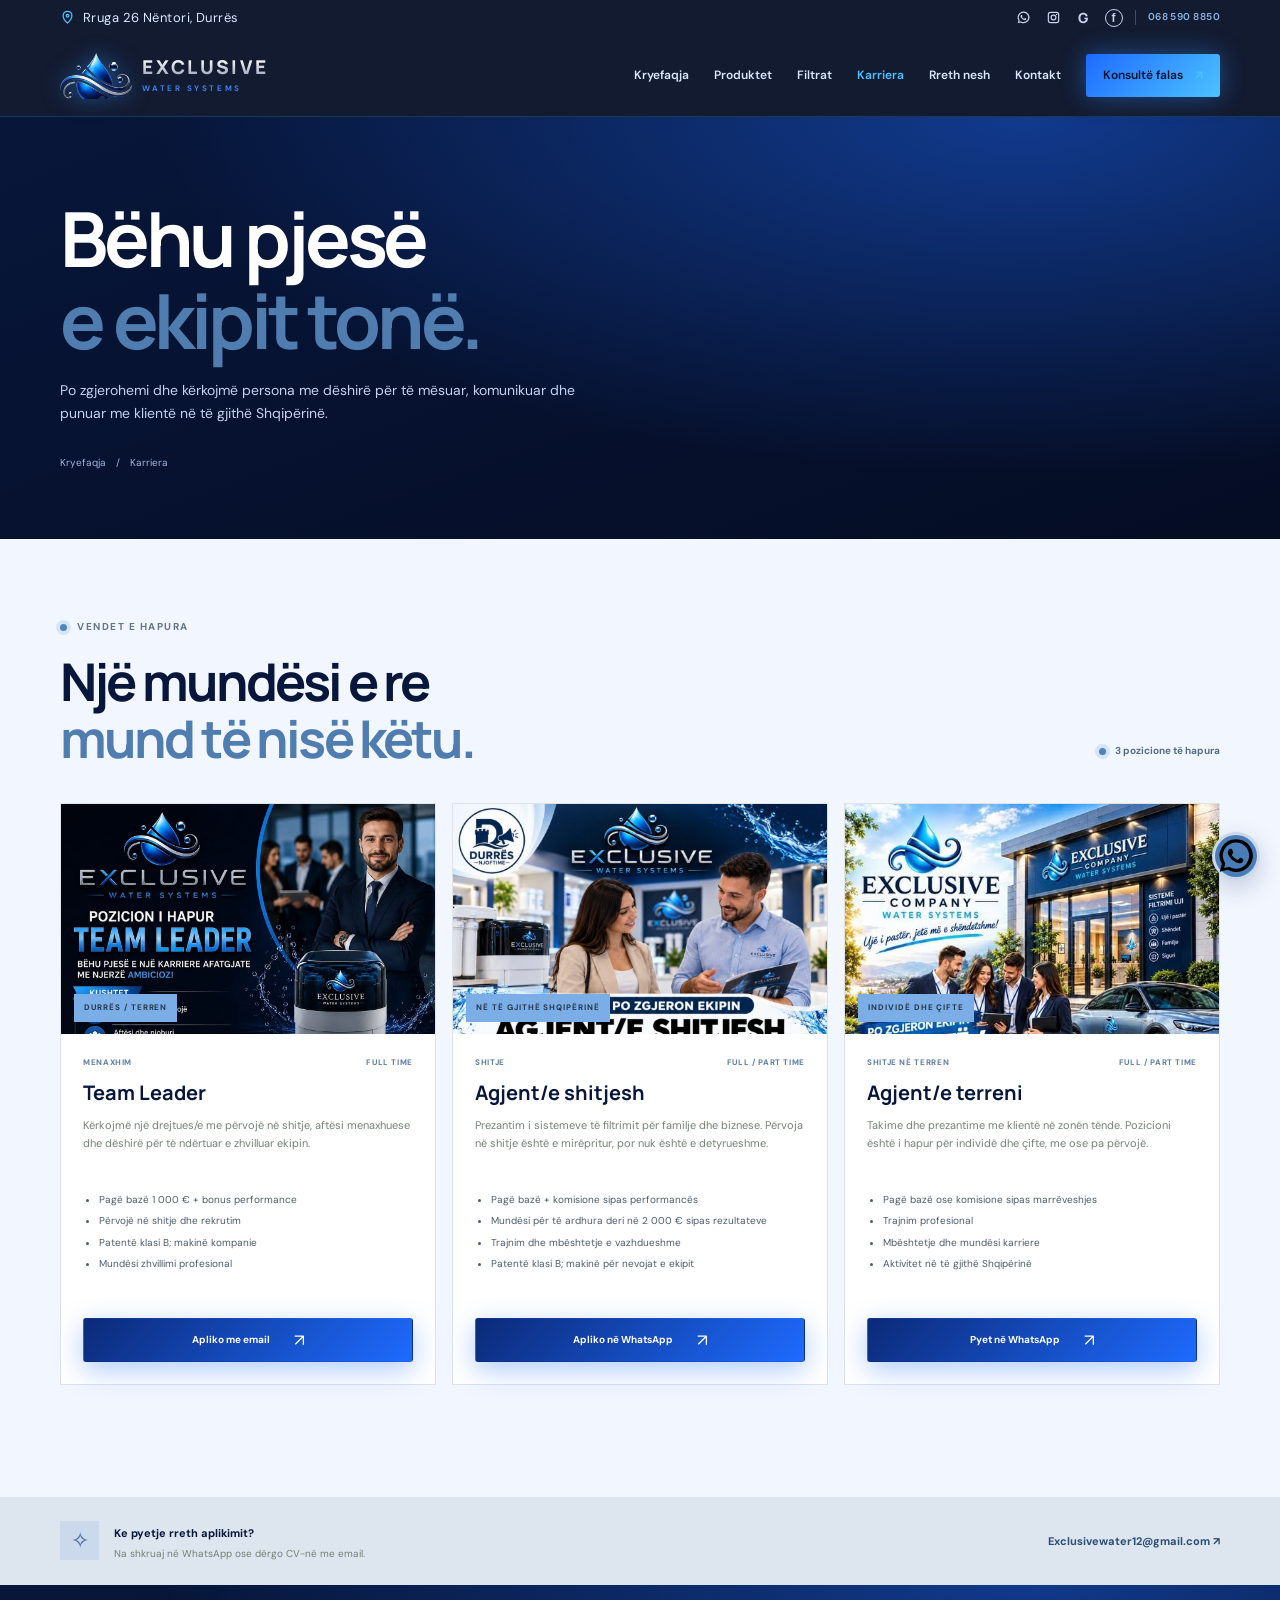
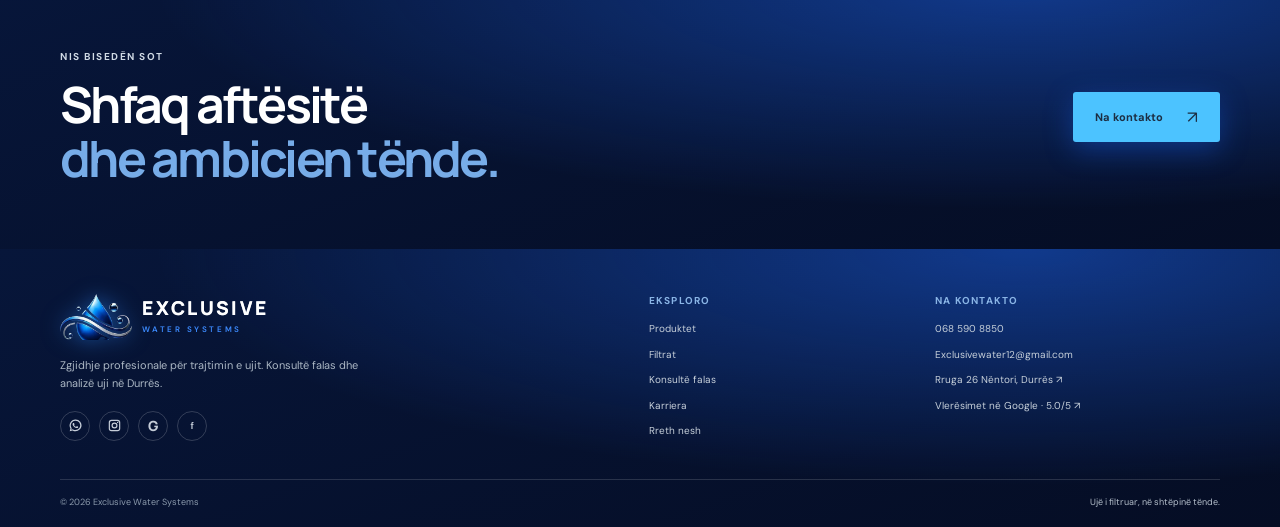
<file: karriera.html>
<!doctype html>
<html lang="sq">
<head>
  <meta charset="utf-8">
  <meta name="viewport" content="width=device-width,initial-scale=1">
  <meta name="theme-color" content="#050d24">
  <meta name="description" content="Shiko pozicionet e hapura te Exclusive Water Systems dhe apliko në Durrës ose në terren në Shqipëri.">
  <title>Karriera | Exclusive Water Systems</title>
  <link rel="icon" href="assets/icon.svg" type="image/svg+xml">
  <link rel="preconnect" href="https://fonts.googleapis.com">
  <link rel="preconnect" href="https://fonts.gstatic.com" crossorigin>
  <link href="https://fonts.googleapis.com/css2?family=DM+Sans:wght@400;500;600;700&family=Manrope:wght@400;500;600;700;800&display=swap" rel="stylesheet">
  <link rel="stylesheet" href="style.css">
  <script src="script.js" defer></script>
</head>
<body data-page="jobs">
  <div id="site-header"></div>
  <main>
    <section class="page-hero jobs-hero"><div class="container page-hero-inner"><h1>Bëhu pjesë<br><em>e ekipit tonë.</em></h1><p>Po zgjerohemi dhe kërkojmë persona me dëshirë për të mësuar, komunikuar dhe punuar me klientë në të gjithë Shqipërinë.</p><div class="breadcrumb"><a href="index.html">Kryefaqja</a><span>/</span><span>Karriera</span></div></div></section>
    <!-- Kur nuk ka vende vakante: komento seksionin #open-roles dhe hiq komentet nga #no-roles. Kur ka pozicione, bëje të kundërtën dhe përditëso numrin. -->
    <section class="section jobs-section" id="open-roles"><div class="container"><div class="section-heading"><div><p class="eyebrow"><span class="eyebrow-dot"></span>Vendet e hapura</p><h2>Një mundësi e re<br><em>mund të nisë këtu.</em></h2></div><span class="open-count"><i></i>3 pozicione të hapura</span></div><div class="jobs-grid">
      <article class="job-card"><div class="job-card-image"><img src="assets/exclusive-leader-photo.jpg" alt="Ilustrim i pozicionit Team Leader te Exclusive Water Systems" loading="lazy"><span class="job-pill">DURRËS / TERREN</span></div><div class="job-card-content"><div class="job-meta"><span>MENAXHIM</span><span>FULL TIME</span></div><h3>Team Leader</h3><p>Kërkojmë një drejtues/e me përvojë në shitje, aftësi menaxhuese dhe dëshirë për të ndërtuar e zhvilluar ekipin.</p><ul><li>Pagë bazë 1 000 € + bonus performance</li><li>Përvojë në shitje dhe rekrutim</li><li>Patentë klasi B; makinë kompanie</li><li>Mundësi zhvillimi profesional</li></ul><a class="button dark job-apply" href="mailto:Exclusivewater12@gmail.com?subject=Aplikim%20Team%20Leader">Apliko me email <span>↗︎</span></a></div></article>
      <article class="job-card"><div class="job-card-image"><img src="assets/exclusive-sales-photo.jpg" alt="Ekipi Exclusive Water Systems duke prezantuar sistemet e filtrimit" loading="lazy"><span class="job-pill">NË TË GJITHË SHQIPËRINË</span></div><div class="job-card-content"><div class="job-meta"><span>SHITJE</span><span>FULL / PART TIME</span></div><h3>Agjent/e shitjesh</h3><p>Prezantim i sistemeve të filtrimit për familje dhe biznese. Përvoja në shitje është e mirëpritur, por nuk është e detyrueshme.</p><ul><li>Pagë bazë + komisione sipas performancës</li><li>Mundësi për të ardhura deri në 2 000 € sipas rezultateve</li><li>Trajnim dhe mbështetje e vazhdueshme</li><li>Patentë klasi B; makinë për nevojat e ekipit</li></ul><a class="button dark job-apply" href="https://wa.me/355684386678?text=P%C3%ABrsh%C3%ABndetje%2C%20dua%20t%C3%AB%20aplikoj%20p%C3%ABr%20pozicionin%20Agjent%2Fe%20Shitjesh." target="_blank" rel="noreferrer">Apliko në WhatsApp <span>↗︎</span></a></div></article>
      <article class="job-card"><div class="job-card-image"><img src="assets/exclusive-sales-team-photo.jpg" alt="Ekipi i shitjeve i Exclusive Company" loading="lazy"><span class="job-pill">INDIVIDË DHE ÇIFTE</span></div><div class="job-card-content"><div class="job-meta"><span>SHITJE NË TERREN</span><span>FULL / PART TIME</span></div><h3>Agjent/e terreni</h3><p>Takime dhe prezantime me klientë në zonën tënde. Pozicioni është i hapur për individë dhe çifte, me ose pa përvojë.</p><ul><li>Pagë bazë ose komisione sipas marrëveshjes</li><li>Trajnim profesional</li><li>Mbështetje dhe mundësi karriere</li><li>Aktivitet në të gjithë Shqipërinë</li></ul><a class="button dark job-apply" href="https://wa.me/355684386678?text=P%C3%ABrsh%C3%ABndetje%2C%20dua%20informacion%20p%C3%ABr%20pozicionin%20Agjent%2Fe%20Terreni." target="_blank" rel="noreferrer">Pyet në WhatsApp <span>↗︎</span></a></div></article>
    </div></div></section>
    <!-- <section class="section no-jobs-section" id="no-roles"><div class="container no-jobs-card"><span class="no-jobs-icon">✧</span><p class="eyebrow">Karriera te Exclusive</p><h2>Aktualisht nuk ka<br><em>vende të hapura.</em></h2><p>Faleminderit për interesin. Na ndiq në rrjetet sociale ose na shkruaj për të pyetur mbi pozicionet e ardhshme.</p><a class="button dark" href="https://www.instagram.com/filtra_uji_company/" target="_blank" rel="noreferrer">Na ndiq në Instagram <span>↗︎</span></a></div></section> -->
    <section class="jobs-note"><div class="container jobs-note-inner"><span class="note-star">✧</span><div><b>Ke pyetje rreth aplikimit?</b><p>Na shkruaj në WhatsApp ose dërgo CV-në me email.</p></div><a href="mailto:Exclusivewater12@gmail.com">Exclusivewater12@gmail.com <span>↗︎</span></a></div></section>
    <section class="bottom-cta"><div class="container bottom-cta-inner"><div><p class="eyebrow light">Nis bisedën sot</p><h2>Shfaq aftësitë<br><em>dhe ambicien tënde.</em></h2></div><a class="button lime" href="https://wa.me/355685908850" target="_blank" rel="noreferrer">Na kontakto <span>↗︎</span></a></div></section>
  </main>
  <div id="site-footer"></div>
  <a class="whatsapp-float" href="https://wa.me/355685908850" target="_blank" rel="noreferrer" aria-label="Na kontakto në WhatsApp"><svg viewBox="0 0 24 24" aria-hidden="true"><path d="M12 2.4a9.4 9.4 0 0 0-8.1 14.2L2.7 21l4.6-1.2A9.4 9.4 0 1 0 12 2.4Zm0 16.9a7.5 7.5 0 0 1-3.8-1l-.3-.2-2.7.7.7-2.6-.2-.3a7.5 7.5 0 1 1 6.3 3.4Zm4.1-5.6c-.2-.1-1.3-.7-1.5-.7-.2-.1-.4-.1-.5.1-.2.2-.6.7-.8.9-.1.1-.3.2-.5.1-.2-.1-.9-.3-1.8-1.1-.7-.6-1.1-1.3-1.3-1.5-.1-.2 0-.4.1-.5l.4-.4.2-.4c.1-.1 0-.3 0-.4s-.5-1.2-.7-1.6c-.2-.4-.4-.4-.5-.4h-.5c-.2 0-.4.1-.6.3-.2.2-.8.8-.8 1.9s.8 2.2.9 2.3c.1.2 1.6 2.4 3.8 3.3.5.2.9.4 1.2.4.5.2 1 .1 1.4.1.4-.1 1.3-.5 1.5-1 .2-.5.2-.9.1-1-.1-.1-.2-.2-.4-.3Z"/></svg></a>
</body>
</html>
</file>
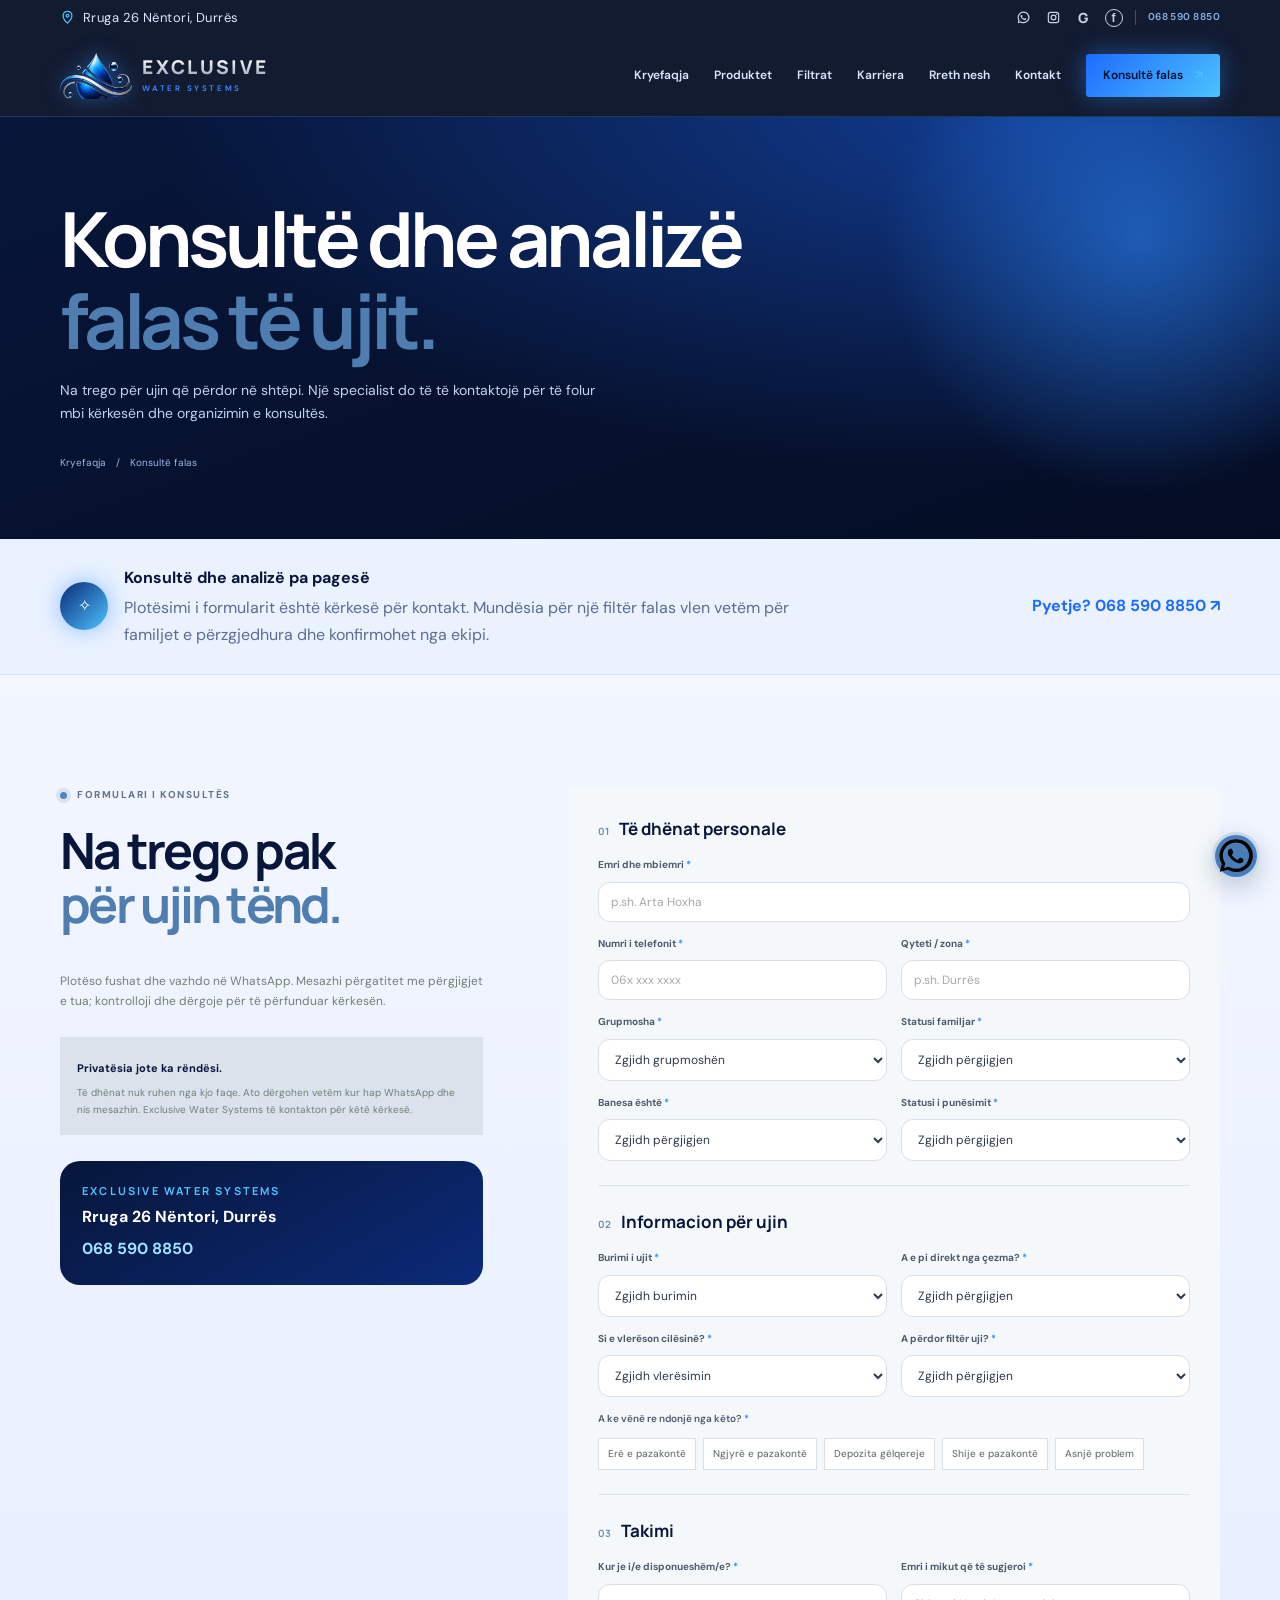
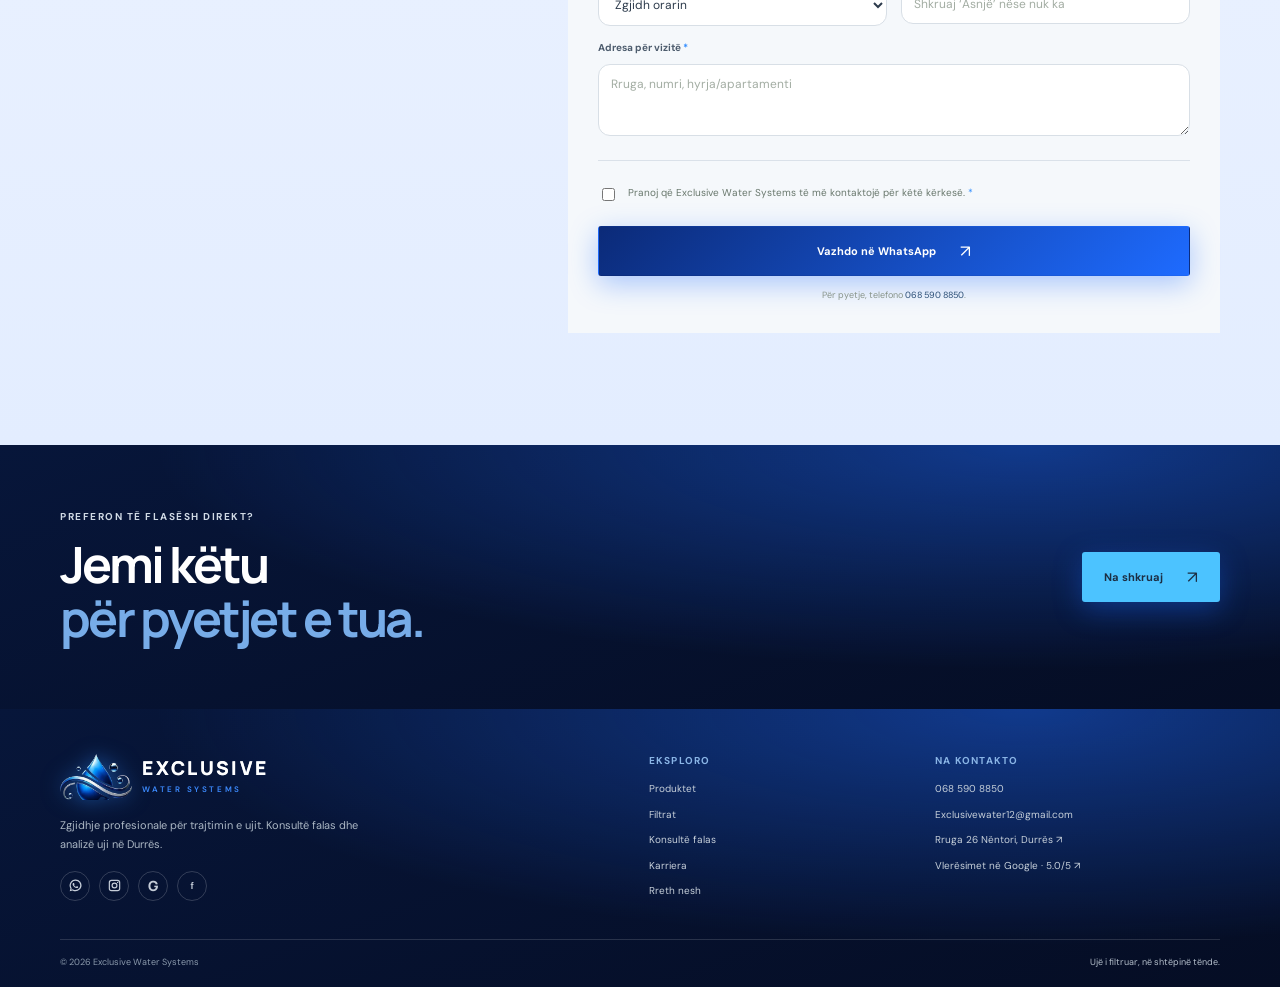
<file: konsulta-falas.html>
<!doctype html>
<html lang="sq">
<head>
  <meta charset="utf-8">
  <meta name="viewport" content="width=device-width,initial-scale=1">
  <meta name="theme-color" content="#050d24">
  <meta name="description" content="Kërko konsultë dhe analizë falas të ujit nga Exclusive Water Systems në Durrës.">
  <title>Konsultë falas | Exclusive Water Systems</title>
  <link rel="icon" href="assets/icon.svg" type="image/svg+xml">
  <link rel="preconnect" href="https://fonts.googleapis.com">
  <link rel="preconnect" href="https://fonts.gstatic.com" crossorigin>
  <link href="https://fonts.googleapis.com/css2?family=DM+Sans:wght@400;500;600;700&family=Manrope:wght@400;500;600;700;800&display=swap" rel="stylesheet">
  <link rel="stylesheet" href="style.css">
  <script src="script.js" defer></script>
</head>
<body data-page="consult">
  <div id="site-header"></div>
  <main>
    <section class="page-hero consultation-hero"><div class="container page-hero-inner"><h1>Konsultë dhe analizë<br><em>falas të ujit.</em></h1><p>Na trego për ujin që përdor në shtëpi. Një specialist do të të kontaktojë për të folur mbi kërkesën dhe organizimin e konsultës.</p><div class="breadcrumb"><a href="index.html">Kryefaqja</a><span>/</span><span>Konsultë falas</span></div></div><div class="page-orb page-orb-blue"></div></section>
    <section class="consultation-intro"><div class="container consultation-intro-inner"><div><span class="consult-icon">✧</span><div><b>Konsultë dhe analizë pa pagesë</b><p>Plotësimi i formularit është kërkesë për kontakt. Mundësia për një filtër falas vlen vetëm për familjet e përzgjedhura dhe konfirmohet nga ekipi.</p></div></div><a href="tel:+355685908850">Pyetje? 068 590 8850 <span>↗︎</span></a></div></section>
    <section class="section form-section consultation-form-section" id="formulari"><div class="container form-layout"><div class="form-heading"><p class="eyebrow"><span class="eyebrow-dot"></span>Formulari i konsultës</p><h2>Na trego pak<br><em>për ujin tënd.</em></h2><p>Plotëso fushat dhe vazhdo në WhatsApp. Mesazhi përgatitet me përgjigjet e tua; kontrolloji dhe dërgoje për të përfunduar kërkesën.</p><div class="form-privacy"><b>Privatësia jote ka rëndësi.</b><p>Të dhënat nuk ruhen nga kjo faqe. Ato dërgohen vetëm kur hap WhatsApp dhe nis mesazhin. Exclusive Water Systems të kontakton për këtë kërkesë.</p></div><div class="consult-contact"><span>EXCLUSIVE WATER SYSTEMS</span><b>Rruga 26 Nëntori, Durrës</b><a href="tel:+355685908850">068 590 8850</a></div></div>
      <form class="lead-form" id="water-form">
        <fieldset><legend><span>01</span>Të dhënat personale</legend><div class="form-grid"><label class="field field-wide">Emri dhe mbiemri <i>*</i><input name="emri" autocomplete="name" required placeholder="p.sh. Arta Hoxha"></label><label class="field">Numri i telefonit <i>*</i><input type="tel" name="telefoni" autocomplete="tel" required placeholder="06x xxx xxxx"></label><label class="field">Qyteti / zona <i>*</i><input name="qyteti" autocomplete="address-level2" required placeholder="p.sh. Durrës"></label><label class="field">Grupmosha <i>*</i><select name="grupmosha" required><option value="">Zgjidh grupmoshën</option><option>18–24</option><option>25–35</option><option>36–45</option><option>46–55</option><option>56–65</option><option>66–75</option><option>Mbi 75</option></select></label><label class="field">Statusi familjar <i>*</i><select name="statusi" required><option value="">Zgjidh përgjigjen</option><option>I/E martuar</option><option>Beqar/e</option><option>Bashkëjetues/e</option><option>I/E ve</option></select></label><label class="field">Banesa është <i>*</i><select name="banesa" required><option value="">Zgjidh përgjigjen</option><option>Pronë imja</option><option>Me qira</option></select></label><label class="field">Statusi i punësimit <i>*</i><select name="punesimi" required><option value="">Zgjidh përgjigjen</option><option>Me kohë të plotë</option><option>Me kohë të pjesshme</option><option>Biznes privat</option><option>Pensionist/e</option><option>Pa punë</option><option>Person me aftësi të kufizuara</option></select></label></div></fieldset>
        <fieldset><legend><span>02</span>Informacion për ujin</legend><div class="form-grid"><label class="field">Burimi i ujit <i>*</i><select name="burimi" required><option value="">Zgjidh burimin</option><option>Ujësjellësi</option><option>Pus / depozitë</option><option>Të dyja</option></select></label><label class="field">A e pi direkt nga çezma? <i>*</i><select name="pi-uje" required><option value="">Zgjidh përgjigjen</option><option>Po</option><option>Jo</option></select></label><label class="field">Si e vlerëson cilësinë? <i>*</i><select name="cilesia" required><option value="">Zgjidh vlerësimin</option><option>Shumë i mirë</option><option>Mesatar</option><option>I dobët</option></select></label><label class="field">A përdor filtër uji? <i>*</i><select name="filter-aktual" required><option value="">Zgjidh përgjigjen</option><option>Po</option><option>Jo</option></select></label><div class="field field-wide"><span class="field-label">A ke vënë re ndonjë nga këto? <i>*</i></span><div class="checks"><label><input type="checkbox" name="probleme" value="Erë e pazakontë"><span>Erë e pazakontë</span></label><label><input type="checkbox" name="probleme" value="Ngjyrë e pazakontë"><span>Ngjyrë e pazakontë</span></label><label><input type="checkbox" name="probleme" value="Depozita gëlqereje"><span>Depozita gëlqereje</span></label><label><input type="checkbox" name="probleme" value="Shije e pazakontë"><span>Shije e pazakontë</span></label><label><input type="checkbox" name="probleme" value="Asnjë problem"><span>Asnjë problem</span></label></div><p class="field-error" id="problem-error" hidden>Zgjidh të paktën një përgjigje.</p></div></div></fieldset>
        <fieldset><legend><span>03</span>Takimi</legend><div class="form-grid"><label class="field">Kur je i/e disponueshëm/e? <i>*</i><select name="takimi" required><option value="">Zgjidh orarin</option><option>Paradite</option><option>Pasdite</option><option>Mbrëmje</option></select></label><label class="field">Emri i mikut që të sugjeroi <i>*</i><input name="referuesi" required placeholder="Shkruaj ‘Asnjë’ nëse nuk ka"></label><label class="field field-wide">Adresa për vizitë <i>*</i><textarea name="adresa" rows="3" autocomplete="street-address" required placeholder="Rruga, numri, hyrja/apartamenti"></textarea></label></div></fieldset>
        <label class="consent"><input type="checkbox" name="consent" required><span>Pranoj që Exclusive Water Systems të më kontaktojë për këtë kërkesë. <i>*</i></span></label>
        <button class="button dark submit-button" type="submit">Vazhdo në WhatsApp <span>↗︎</span></button>
        <p class="form-hint">Për pyetje, telefono <a href="tel:+355685908850">068 590 8850</a>.</p>
      </form>
    </div></section>
    <section class="bottom-cta"><div class="container bottom-cta-inner"><div><p class="eyebrow light">Preferon të flasësh direkt?</p><h2>Jemi këtu<br><em>për pyetjet e tua.</em></h2></div><a class="button lime" href="https://wa.me/355685908850" target="_blank" rel="noreferrer">Na shkruaj <span>↗︎</span></a></div></section>
  </main>
  <div id="site-footer"></div>
  <a class="whatsapp-float" href="https://wa.me/355685908850" target="_blank" rel="noreferrer" aria-label="Na kontakto në WhatsApp"><svg viewBox="0 0 24 24" aria-hidden="true"><path d="M12 2.4a9.4 9.4 0 0 0-8.1 14.2L2.7 21l4.6-1.2A9.4 9.4 0 1 0 12 2.4Zm0 16.9a7.5 7.5 0 0 1-3.8-1l-.3-.2-2.7.7.7-2.6-.2-.3a7.5 7.5 0 1 1 6.3 3.4Zm4.1-5.6c-.2-.1-1.3-.7-1.5-.7-.2-.1-.4-.1-.5.1-.2.2-.6.7-.8.9-.1.1-.3.2-.5.1-.2-.1-.9-.3-1.8-1.1-.7-.6-1.1-1.3-1.3-1.5-.1-.2 0-.4.1-.5l.4-.4.2-.4c.1-.1 0-.3 0-.4s-.5-1.2-.7-1.6c-.2-.4-.4-.4-.5-.4h-.5c-.2 0-.4.1-.6.3-.2.2-.8.8-.8 1.9s.8 2.2.9 2.3c.1.2 1.6 2.4 3.8 3.3.5.2.9.4 1.2.4.5.2 1 .1 1.4.1.4-.1 1.3-.5 1.5-1 .2-.5.2-.9.1-1-.1-.1-.2-.2-.4-.3Z"/></svg></a>
</body>
</html>
</file>
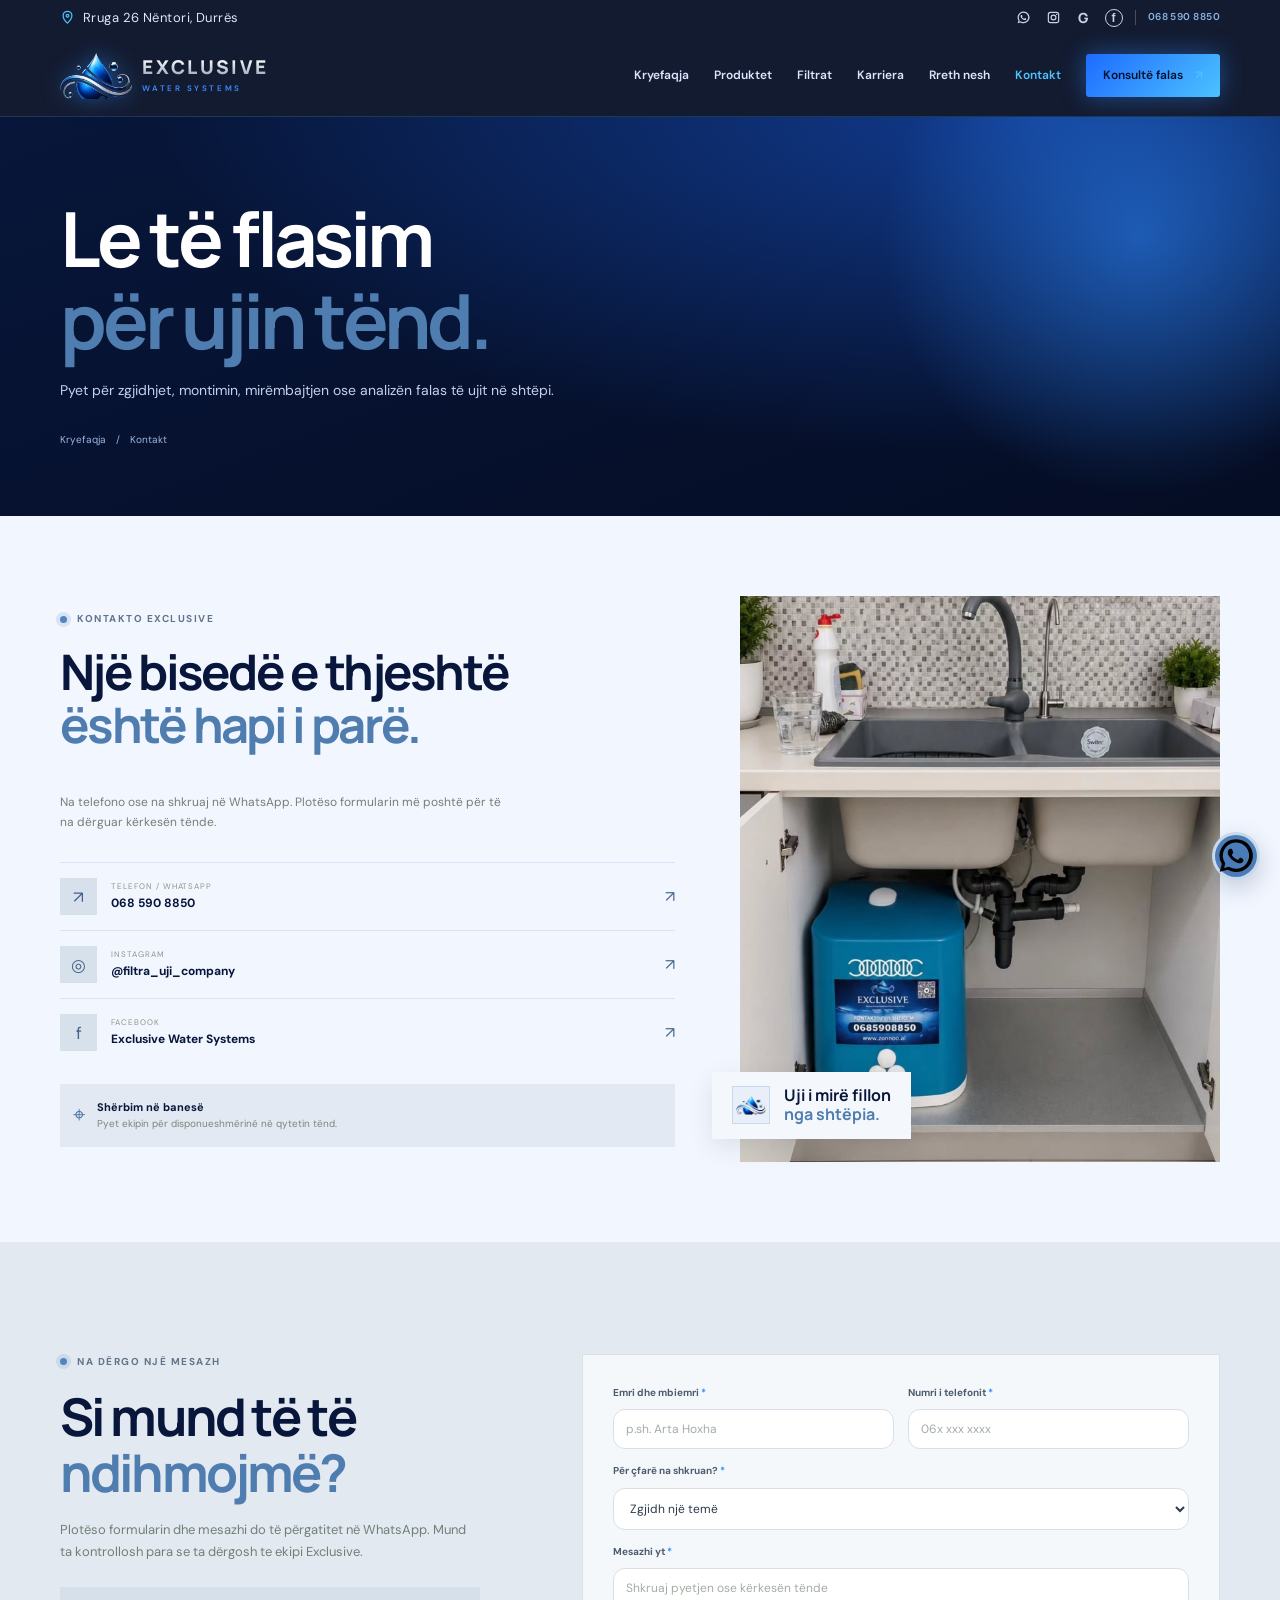
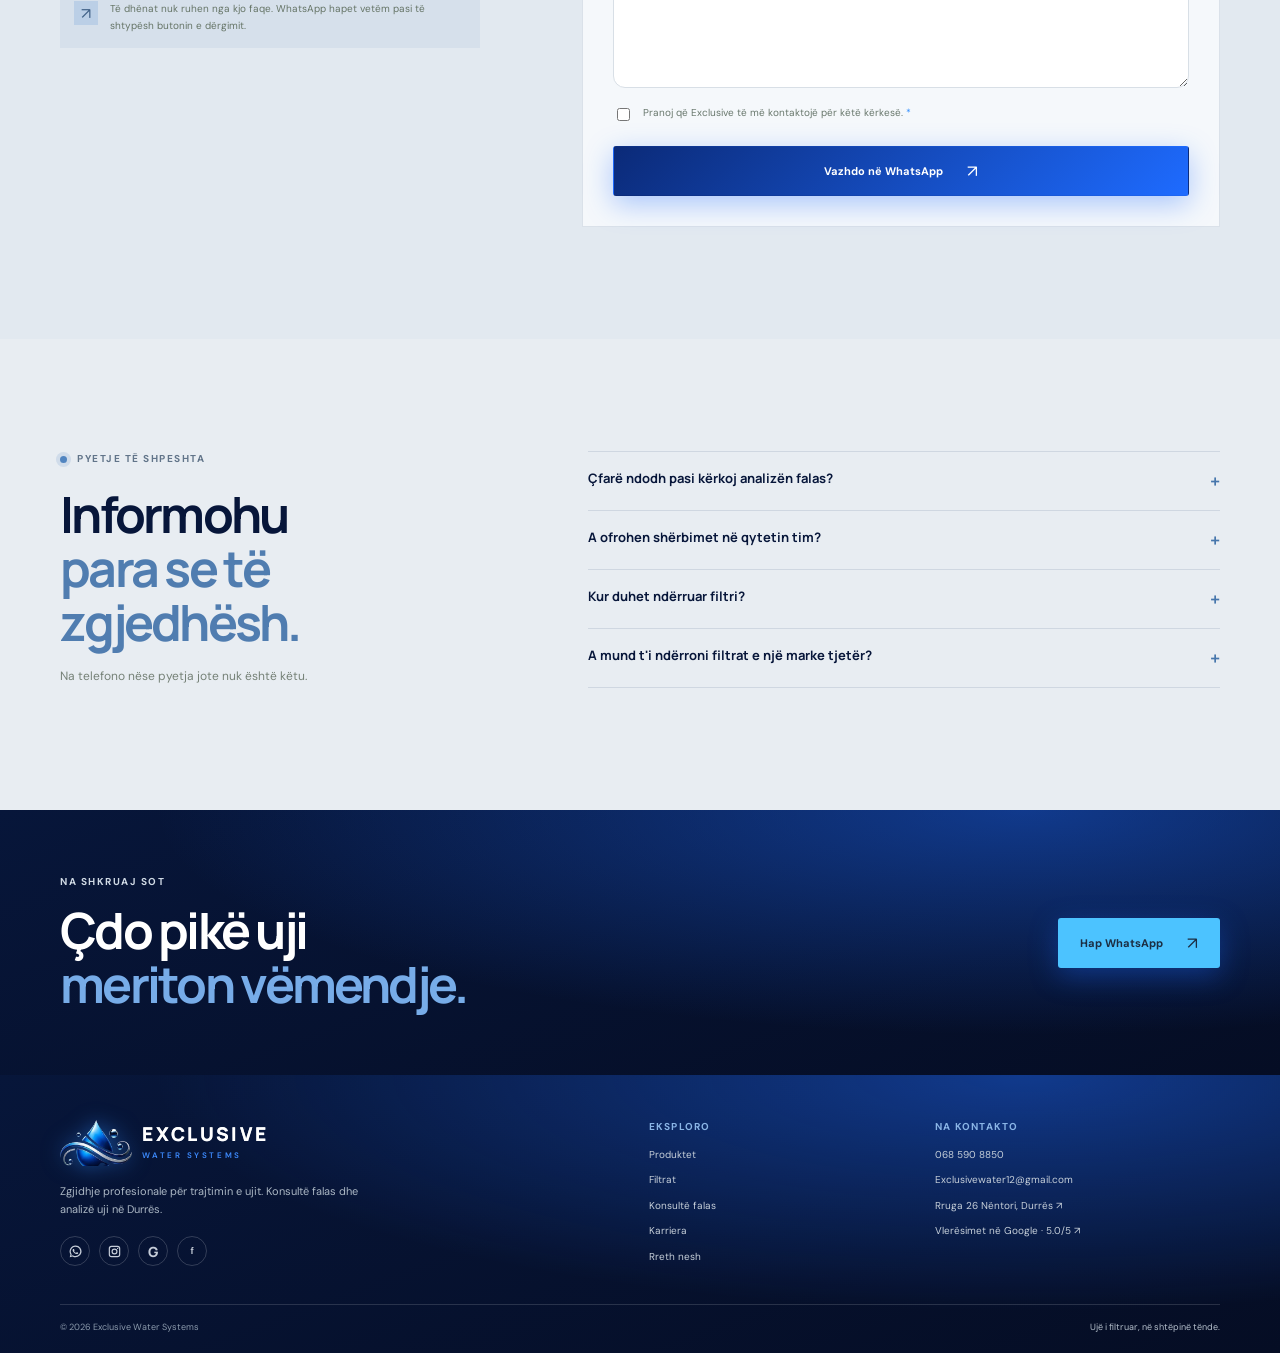
<file: kontakt.html>
<!doctype html><html lang="sq"><head><meta charset="utf-8"><meta name="viewport" content="width=device-width,initial-scale=1"><meta name="theme-color" content="#050d24"><meta name="description" content="Kontakto Exclusive Water Systems për sisteme filtrimi, analizë uji dhe mirëmbajtje."><title>Kontakt | Exclusive Water Systems</title><link rel="icon" href="assets/icon.svg" type="image/svg+xml"><link rel="preconnect" href="https://fonts.googleapis.com"><link rel="preconnect" href="https://fonts.gstatic.com" crossorigin><link href="https://fonts.googleapis.com/css2?family=DM+Sans:wght@400;500;600;700&family=Manrope:wght@400;500;600;700;800&display=swap" rel="stylesheet"><link rel="stylesheet" href="style.css"><script src="script.js" defer></script></head><body data-page="contact"><div id="site-header"></div><main>
<section class="page-hero"><div class="container page-hero-inner"><h1>Le të flasim<br><em>për ujin tënd.</em></h1><p>Pyet për zgjidhjet, montimin, mirëmbajtjen ose analizën falas të ujit në shtëpi.</p><div class="breadcrumb"><a href="index.html">Kryefaqja</a><span>/</span><span>Kontakt</span></div></div><div class="page-orb page-orb-blue"></div></section>
<section class="section contact-section"><div class="container contact-grid"><div class="contact-card"><p class="eyebrow"><span class="eyebrow-dot"></span>Kontakto Exclusive</p><h2>Një bisedë e thjeshtë<br><em>është hapi i parë.</em></h2><p class="contact-intro">Na telefono ose na shkruaj në WhatsApp. Plotëso formularin më poshtë për të na dërguar kërkesën tënde.</p><a class="contact-method" href="tel:+355685908850"><span class="method-icon">↗︎</span><span><small>TELEFON / WHATSAPP</small><b>068 590 8850</b></span><span class="method-arrow">↗︎</span></a><a class="contact-method" href="https://www.instagram.com/filtra_uji_company/" target="_blank" rel="noreferrer"><span class="method-icon">◎</span><span><small>INSTAGRAM</small><b>@filtra_uji_company</b></span><span class="method-arrow">↗︎</span></a><a class="contact-method" href="https://www.facebook.com/profile.php?id=61591519091824" target="_blank" rel="noreferrer"><span class="method-icon">f</span><span><small>FACEBOOK</small><b>Exclusive Water Systems</b></span><span class="method-arrow">↗︎</span></a><div class="service-area"><span class="area-pin">⌖</span><span><b>Shërbim në banesë</b><small>Pyet ekipin për disponueshmërinë në qytetin tënd.</small></span></div></div><div class="contact-image"><img src="assets/ro-compact-installation.jpg" alt="Rubinet modern për kuzhinën e shtëpisë" loading="lazy"><div class="contact-image-note"><img class="caption-logo" src="assets/icon.svg" alt="" aria-hidden="true"><p>Uji i mirë fillon<br><em>nga shtëpia.</em></p></div></div></div></section>
<section class="section contact-form-section"><div class="container contact-form-layout"><div class="contact-form-intro"><p class="eyebrow"><span class="eyebrow-dot"></span>Na dërgo një mesazh</p><h2>Si mund të të<br><em>ndihmojmë?</em></h2><p>Plotëso formularin dhe mesazhi do të përgatitet në WhatsApp. Mund ta kontrollosh para se ta dërgosh te ekipi Exclusive.</p><div class="contact-form-note"><span>↗︎</span><p>Të dhënat nuk ruhen nga kjo faqe. WhatsApp hapet vetëm pasi të shtypësh butonin e dërgimit.</p></div></div><form class="contact-form" id="contact-form"><div class="form-grid"><label class="field">Emri dhe mbiemri <i>*</i><input name="emri" autocomplete="name" required placeholder="p.sh. Arta Hoxha"></label><label class="field">Numri i telefonit <i>*</i><input name="telefoni" type="tel" autocomplete="tel" required placeholder="06x xxx xxxx"></label><label class="field field-wide">Për çfarë na shkruan? <i>*</i><select name="tema" required><option value="">Zgjidh një temë</option><option>Informacion për filtrat</option><option>Montim ose mirëmbajtje</option><option>Analizë falas e ujit</option><option>Aplikim për punë</option><option>Tjetër</option></select></label><label class="field field-wide">Mesazhi yt <i>*</i><textarea name="mesazhi" rows="5" required placeholder="Shkruaj pyetjen ose kërkesën tënde"></textarea></label></div><label class="consent"><input name="consent" type="checkbox" required><span>Pranoj që Exclusive të më kontaktojë për këtë kërkesë. <i>*</i></span></label><button class="button dark submit-button" type="submit">Vazhdo në WhatsApp <span>↗︎</span></button></form></div></section><section class="section faq-section"><div class="container faq-grid"><div><p class="eyebrow"><span class="eyebrow-dot"></span>Pyetje të shpeshta</p><h2>Informohu<br><em>para se të zgjedhësh.</em></h2><p>Na telefono nëse pyetja jote nuk është këtu.</p></div><div class="faq-list"><details><summary>Çfarë ndodh pasi kërkoj analizën falas?<span>+</span></summary><p>Një specialist do të të kontaktojë për të konfirmuar informacionin dhe për të folur rreth organizimit të testimit në shtëpi.</p></details><details><summary>A ofrohen shërbimet në qytetin tim?<span>+</span></summary><p>Shërbimi varet nga vendndodhja dhe disponueshmëria e ekipit. Na dërgo qytetin ose zonën për ta konfirmuar.</p></details><details><summary>Kur duhet ndërruar filtri?<span>+</span></summary><p>Koha varet nga lloji i filtrit, sistemi dhe uji që trajton. Ndiq udhëzimet e modelit dhe kontakto ekipin për kontroll.</p></details><details><summary>A mund t'i ndërroni filtrat e një marke tjetër?<span>+</span></summary><p>Na dërgo modelin ose një fotografi të pajisjes në WhatsApp. Ekipi do të kontrollojë përputhshmërinë e filtrit.</p></details></div></div></section>
<section class="bottom-cta"><div class="container bottom-cta-inner"><div><p class="eyebrow light">Na shkruaj sot</p><h2>Çdo pikë uji<br><em>meriton vëmendje.</em></h2></div><a class="button lime" href="https://wa.me/355685908850?text=P%C3%ABrsh%C3%ABndetje%2C%20kam%20nj%C3%AB%20pyetje%20p%C3%ABr%20filtrimin%20e%20ujit." target="_blank" rel="noreferrer">Hap WhatsApp <span>↗︎</span></a></div></section></main><div id="site-footer"></div><a class="whatsapp-float" href="https://wa.me/355685908850" target="_blank" rel="noreferrer" aria-label="Na kontakto në WhatsApp"><svg viewBox="0 0 24 24" aria-hidden="true"><path d="M12 2.4a9.4 9.4 0 0 0-8.1 14.2L2.7 21l4.6-1.2A9.4 9.4 0 1 0 12 2.4Zm0 16.9a7.5 7.5 0 0 1-3.8-1l-.3-.2-2.7.7.7-2.6-.2-.3a7.5 7.5 0 1 1 6.3 3.4Zm4.1-5.6c-.2-.1-1.3-.7-1.5-.7-.2-.1-.4-.1-.5.1-.2.2-.6.7-.8.9-.1.1-.3.2-.5.1-.2-.1-.9-.3-1.8-1.1-.7-.6-1.1-1.3-1.3-1.5-.1-.2 0-.4.1-.5l.4-.4.2-.4c.1-.1 0-.3 0-.4s-.5-1.2-.7-1.6c-.2-.4-.4-.4-.5-.4h-.5c-.2 0-.4.1-.6.3-.2.2-.8.8-.8 1.9s.8 2.2.9 2.3c.1.2 1.6 2.4 3.8 3.3.5.2.9.4 1.2.4.5.2 1 .1 1.4.1.4-.1 1.3-.5 1.5-1 .2-.5.2-.9.1-1-.1-.1-.2-.2-.4-.3Z"/></svg></a></body></html>
</file>
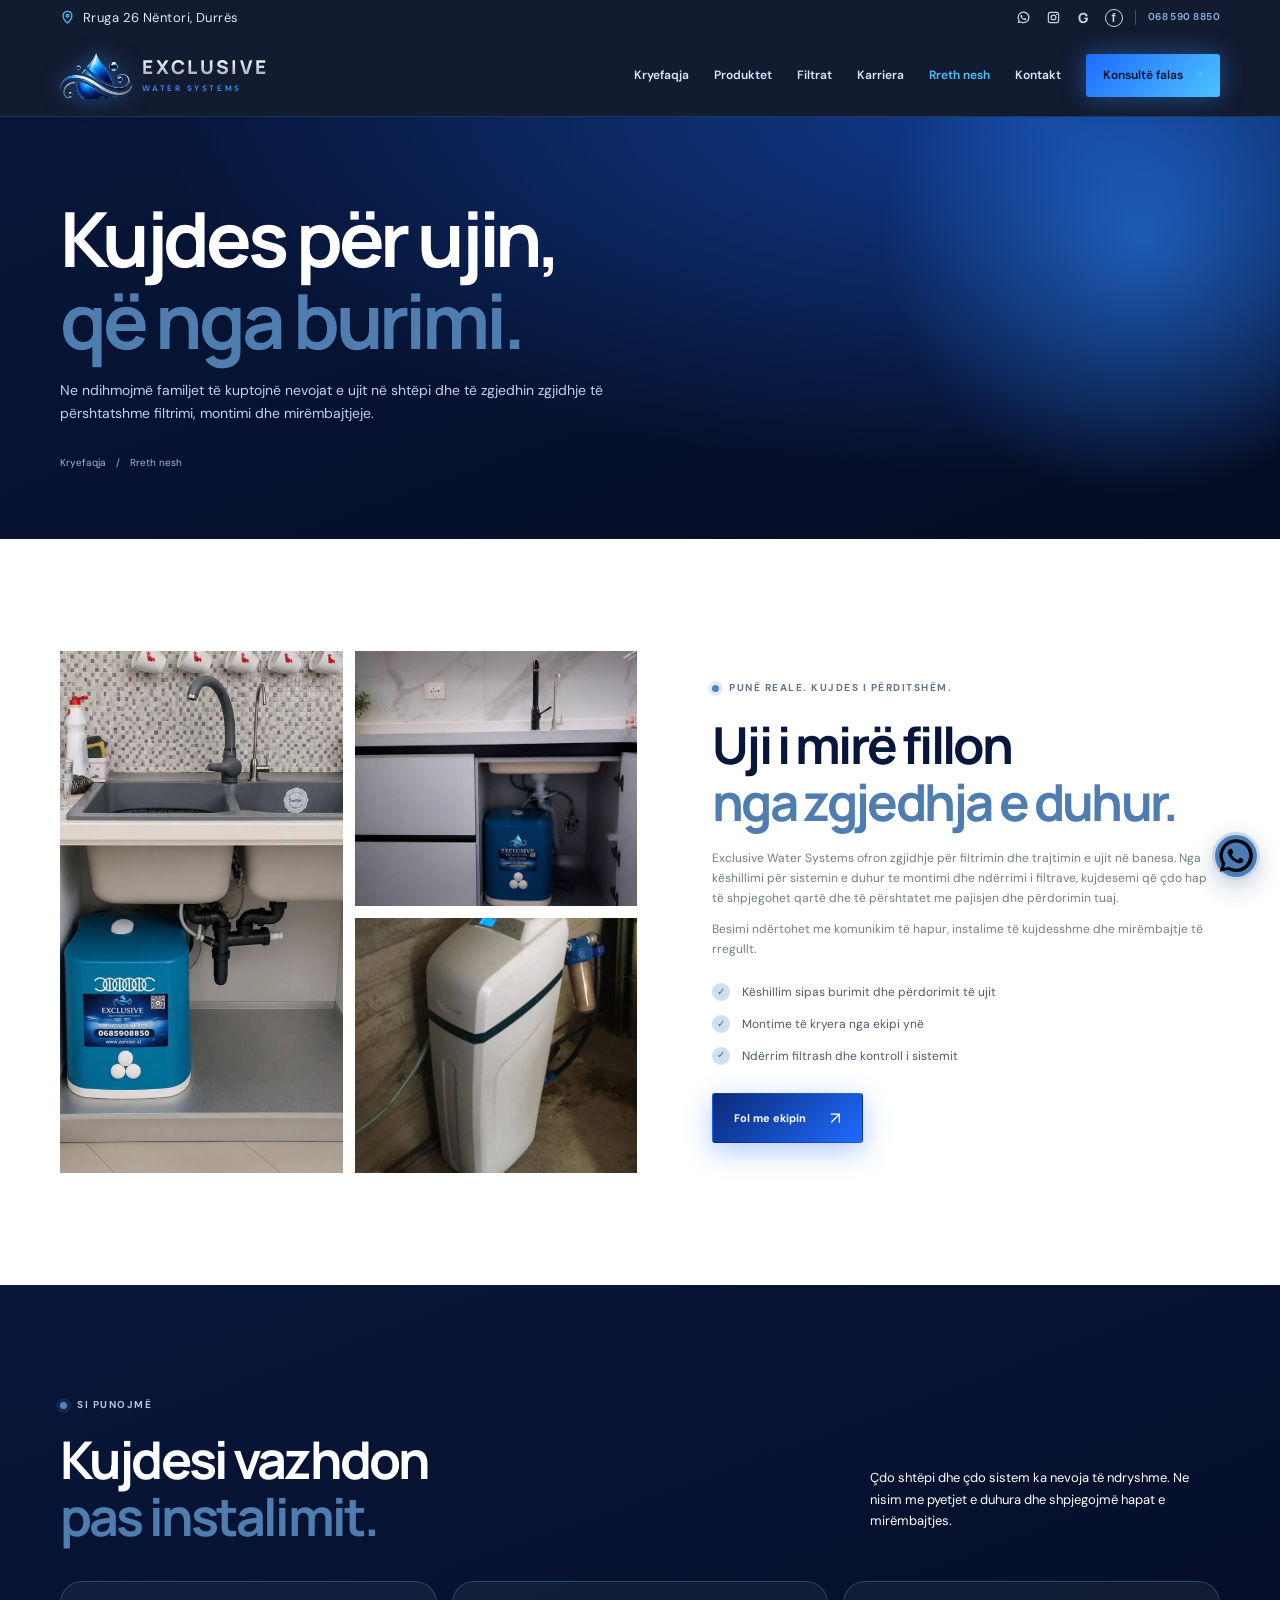
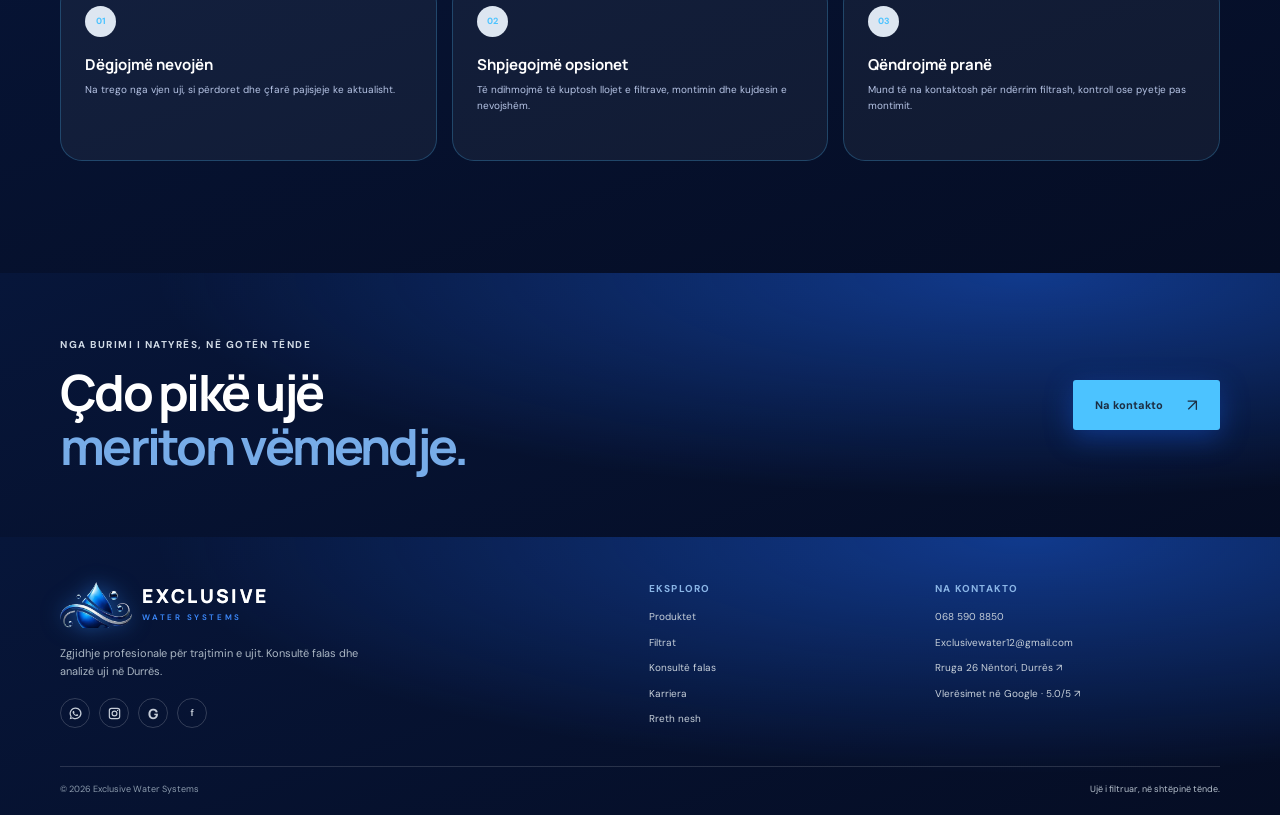
<file: rreth-nesh.html>
<!doctype html>
<html lang="sq">
<head>
  <meta charset="utf-8">
  <meta name="viewport" content="width=device-width,initial-scale=1">
  <meta name="theme-color" content="#050d24">
  <meta name="description" content="Njih Exclusive Water Systems dhe mënyrën si kujdesemi për filtrimin dhe mirëmbajtjen e ujit në shtëpi.">
  <title>Rreth nesh | Exclusive Water Systems</title>
  <link rel="icon" href="assets/icon.svg" type="image/svg+xml">
  <link rel="preconnect" href="https://fonts.googleapis.com">
  <link rel="preconnect" href="https://fonts.gstatic.com" crossorigin>
  <link href="https://fonts.googleapis.com/css2?family=DM+Sans:wght@400;500;600;700&family=Manrope:wght@400;500;600;700;800&display=swap" rel="stylesheet">
  <link rel="stylesheet" href="style.css">
  <script src="script.js" defer></script>
</head>
<body data-page="about">
  <div id="site-header"></div>
  <main>
    <section class="page-hero">
      <div class="container page-hero-inner">
        
        <h1>Kujdes për ujin,<br><em>që nga burimi.</em></h1>
        <p>Ne ndihmojmë familjet të kuptojnë nevojat e ujit në shtëpi dhe të zgjedhin zgjidhje të përshtatshme filtrimi, montimi dhe mirëmbajtjeje.</p>
        <div class="breadcrumb"><a href="index.html">Kryefaqja</a><span>/</span><span>Rreth nesh</span></div>
      </div>
      <div class="page-orb page-orb-blue"></div>
    </section>
    <section class="section about-story">
      <div class="container about-layout">
        <div class="about-photo-grid">
          <img src="assets/ro-compact-installation.jpg" alt="Ekipi Exclusive gjatë montimit të një sistemi filtrimi" loading="lazy">
          <img src="assets/exclusive-ro-big.jpg" alt="Montim i sistemit të ujit në banesë" loading="lazy">
          <img src="assets/watersoft-installation.jpg" alt="Sistem zbutjeje uji i instaluar në banesë" loading="lazy">
        </div>
        <div class="about-copy">
          <p class="eyebrow"><span class="eyebrow-dot"></span>Punë reale. Kujdes i përditshëm.</p>
          <h2>Uji i mirë fillon<br><em>nga zgjedhja e duhur.</em></h2>
          <p>Exclusive Water Systems ofron zgjidhje për filtrimin dhe trajtimin e ujit në banesa. Nga këshillimi për sistemin e duhur te montimi dhe ndërrimi i filtrave, kujdesemi që çdo hap të shpjegohet qartë dhe të përshtatet me pajisjen dhe përdorimin tuaj.</p>
          <p>Besimi ndërtohet me komunikim të hapur, instalime të kujdesshme dhe mirëmbajtje të rregullt.</p>
          <ul class="check-list">
            <li><span>✓</span>Këshillim sipas burimit dhe përdorimit të ujit</li>
            <li><span>✓</span>Montime të kryera nga ekipi ynë</li>
            <li><span>✓</span>Ndërrim filtrash dhe kontroll i sistemit</li>
          </ul>
          <a class="button dark" href="kontakt.html">Fol me ekipin <span>↗︎</span></a>
        </div>
      </div>
    </section>
    <section class="section about-values">
      <div class="container">
        <div class="section-heading"><div><p class="eyebrow"><span class="eyebrow-dot"></span>Si punojmë</p><h2>Kujdesi vazhdon<br><em>pas instalimit.</em></h2></div><p class="heading-aside">Çdo shtëpi dhe çdo sistem ka nevoja të ndryshme. Ne nisim me pyetjet e duhura dhe shpjegojmë hapat e mirëmbajtjes.</p></div>
        <div class="about-value-grid">
          <article><span>01</span><h3>Dëgjojmë nevojën</h3><p>Na trego nga vjen uji, si përdoret dhe çfarë pajisjeje ke aktualisht.</p></article>
          <article><span>02</span><h3>Shpjegojmë opsionet</h3><p>Të ndihmojmë të kuptosh llojet e filtrave, montimin dhe kujdesin e nevojshëm.</p></article>
          <article><span>03</span><h3>Qëndrojmë pranë</h3><p>Mund të na kontaktosh për ndërrim filtrash, kontroll ose pyetje pas montimit.</p></article>
        </div>
      </div>
    </section>
    <section class="bottom-cta"><div class="container bottom-cta-inner"><div><p class="eyebrow light">Nga burimi i natyrës, në gotën tënde</p><h2>Çdo pikë ujë<br><em>meriton vëmendje.</em></h2></div><a class="button lime" href="kontakt.html">Na kontakto <span>↗︎</span></a></div></section>
  </main>
  <div id="site-footer"></div>
  <a class="whatsapp-float" href="https://wa.me/355685908850" target="_blank" rel="noreferrer" aria-label="Na kontakto në WhatsApp"><svg viewBox="0 0 24 24" aria-hidden="true"><path d="M12 2.4a9.4 9.4 0 0 0-8.1 14.2L2.7 21l4.6-1.2A9.4 9.4 0 1 0 12 2.4Zm0 16.9a7.5 7.5 0 0 1-3.8-1l-.3-.2-2.7.7.7-2.6-.2-.3a7.5 7.5 0 1 1 6.3 3.4Zm4.1-5.6c-.2-.1-1.3-.7-1.5-.7-.2-.1-.4-.1-.5.1-.2.2-.6.7-.8.9-.1.1-.3.2-.5.1-.2-.1-.9-.3-1.8-1.1-.7-.6-1.1-1.3-1.3-1.5-.1-.2 0-.4.1-.5l.4-.4.2-.4c.1-.1 0-.3 0-.4s-.5-1.2-.7-1.6c-.2-.4-.4-.4-.5-.4h-.5c-.2 0-.4.1-.6.3-.2.2-.8.8-.8 1.9s.8 2.2.9 2.3c.1.2 1.6 2.4 3.8 3.3.5.2.9.4 1.2.4.5.2 1 .1 1.4.1.4-.1 1.3-.5 1.5-1 .2-.5.2-.9.1-1-.1-.1-.2-.2-.4-.3Z"/></svg></a>
</body>
</html>
</file>
<file: style.css>
:root{
  --ink:#14273d;
  --deep:#0d2541;
  --blue:#2588a2;
  --lime:#6ca3e1;
  --leaf:#487bb5;
  --paper:#f2f5f9;
  --white:#fff;
  --muted:#6d7c73;
  --line:#d8dfe7;
  --gold:#efca76;
  --display:"Manrope",Arial,sans-serif;
  --body:"DM Sans",Arial,sans-serif}

  
*{
  box-sizing:border-box}
html{
  scroll-behavior:smooth;
  overflow-x:hidden}
body{
  margin:0;
  overflow-x:hidden;
  background:var(--paper);
  color:var(--ink);
  font:16px/1.65 var(--body);
  -webkit-font-smoothing:antialiased}
#site-header{
  position:sticky;
  z-index:1000;
  top:0}
img,video{
  display:block;
  max-width:100%}
a{
  color:inherit;
  text-decoration:none}
button,input,select,textarea{
  font:inherit}
.container{
  width:min(1160px,calc(100% - 64px));
  margin-inline:auto}
.topline{
  background:#11263e;
  color:#d6dde6;
  font-size:11px;
  letter-spacing:.04em}
.topline-inner{
  height:35px;
  display:flex;
  justify-content:space-between;
  align-items:center}
.topline a{
  color:#e7edf4}
.topline strong{
  color:#8ab5e6;
  font-weight:600}
.site-header{
  position:relative;
  z-index:20;
  top:auto;
  background:rgba(242,245,249,.94);
  backdrop-filter:blur(16px);
  border-bottom:1px solid rgba(20,39,61,.09)}
.nav-wrap{
  height:81px;
  display:flex;
  align-items:center;
  justify-content:space-between}
.brand{
  display:flex;
  gap:10px;
  align-items:center;
  min-width:207px}
.brand-mark{
  width:40px;
  height:43px}
.brand-copy{
  display:flex;
  flex-direction:column;
  line-height:1.1}
.brand-copy b{
  font:800 19px/1 var(--display);
  letter-spacing:.08em}
.brand-copy small{
  font:600 8px/1.5 var(--body);
  letter-spacing:.23em;
  color:#65746a;
  margin-top:5px}
.brand-copy i{
  font-style:normal;
  color:#4173ad}
.main-nav{
  display:flex;
  align-items:center;
  gap:25px;
  font-size:12px;
  font-weight:600;
  color:#607067}
.main-nav>a:not(.nav-cta){
  transition:color .2s}
.main-nav>a:hover,.main-nav>a.active{
  color:#1c4472}
.nav-cta{
  background:var(--deep);
  color:white;
  padding:12px 17px;
  border-radius:3px}
.nav-cta span{
  color:var(--lime);
  padding-left:9px}
.menu-toggle{
  display:none}
.section{
  padding:112px 0}
.eyebrow{
  display:flex;
  align-items:center;
  gap:10px;
  margin:0 0 19px;
  color:#617489;
  font-size:10px;
  font-weight:700;
  letter-spacing:.15em;
  text-transform:uppercase}
.eyebrow-dot{
  width:7px;
  height:7px;
  border-radius:50%;
  background:#5185c0;
  box-shadow:0 0 0 4px rgba(81,133,192,.16)}
.eyebrow.light{
  color:#d0dae5}
.eyebrow.light .eyebrow-dot{
  background:#75acea;
  box-shadow:0 0 0 4px rgba(117,172,234,.16)}
h1,h2,h3,p{
  margin-top:0}
h1,h2{
  font-family:var(--display);
  letter-spacing:-.055em;
  line-height:1.08}
h1 em,h2 em{
  color:#507db0;
  font-style:normal}
.button{
  display:inline-flex;
  min-height:50px;
  align-items:center;
  justify-content:center;
  gap:24px;
  padding:0 21px;
  border:1px solid transparent;
  border-radius:3px;
  font-size:11px;
  font-weight:700;
  transition:transform .2s,background .2s,color .2s}
.button:hover{
  transform:translateY(-2px)}
.button span{
  font-size:17px;
  font-weight:400}
.button.lime{
  background:var(--lime);
  color:#1c2e43}
.button.lime:hover{
  background:#7fb3ee}
.button.dark{
  background:var(--deep);
  color:#fff}
.button.dark:hover{
  background:#1d3c5f}
.button.outline-light{
  color:#fff;
  border-color:rgba(255,255,255,.45)}
.button.outline-light:hover{
  background:#fff;
  color:var(--deep)}
.button.line{
  border-color:#c3cbd5;
  color:var(--deep)}
.button.line:hover{
  background:#e3eaf2}
.text-link{
  display:inline-flex;
  align-items:center;
  gap:17px;
  color:#20456f;
  font-size:12px;
  font-weight:700}
.text-link span{
  color:#4277b4;
  font-size:17px}
.hero{
  position:relative;
  min-height:660px;
  height:min(780px,calc(100svh - 116px));
  display:flex;
  align-items:center;
  overflow:hidden;
  background:#112e33;
  color:#fff}
.hero-video,.hero-shade{
  position:absolute;
  inset:0;
  width:100%;
  height:100%;
  object-fit:cover}
.hero-video{
  opacity:.78}
.hero-shade{
  background:linear-gradient(90deg,rgba(9,34,34,.91) 0%,rgba(11,40,42,.77) 42%,rgba(17,57,59,.28) 100%),linear-gradient(0deg,rgba(11,39,40,.18),rgba(11,39,40,.14))}
.hero-watermark{
  position:absolute;
  right:9%;
  top:-12%;
  font:800 660px/.95 var(--display);
  color:rgba(187,211,239,.06);
  pointer-events:none}
.hero-content{
  position:relative;
  z-index:2;
  padding-block:70px}
.hero h1{
  font-size:clamp(50px,7.3vw,92px);
  max-width:860px;
  margin:0 0 24px}
.hero h1 em{
  color:#79aeeb}
.hero-lead{
  max-width:520px;
  margin-bottom:32px;
  color:rgba(241,245,249,.8);
  font-size:16px}
.hero-actions{
  display:flex;
  gap:12px;
  flex-wrap:wrap}
.hero-note{
  display:flex;
  align-items:center;
  gap:10px;
  margin-top:48px;
  color:rgba(255,255,255,.66);
  font-size:11px}
.hero-note span{
  width:28px;
  height:1px;
  background:#70a6e4}
.hero-side-label{
  position:absolute;
  right:30px;
  bottom:38px;
  display:flex;
  gap:25px;
  color:rgba(255,255,255,.65);
  font-size:9px;
  letter-spacing:.17em;
  writing-mode:vertical-rl}
.scroll-cue{
  position:absolute;
  bottom:31px;
  left:50%;
  width:22px;
  height:38px;
  border:1px solid rgba(255,255,255,.45);
  border-radius:18px}
.scroll-cue span{
  position:absolute;
  width:2px;
  height:7px;
  left:9px;
  top:7px;
  background:#7bade7;
  animation:scroll 1.5s infinite}
@keyframes scroll{
  to{
  transform:translateY(13px);
  opacity:0}
}
.trust-strip{
  background:#e2e9f0;
  border-bottom:1px solid #d8dfe7}
.trust-grid{
  display:grid;
  grid-template-columns:repeat(4,1fr);
  padding:24px 0}
.trust-grid>div{
  display:flex;
  align-items:center;
  gap:13px;
  padding:0 18px;
  border-right:1px solid #d1d8df}
.trust-grid>div:first-child{
  padding-left:0}
.trust-grid>div:last-child{
  border:0}
.trust-icon{
  font-size:22px;
  color:#456f9f}
.trust-grid b,.trust-grid small{
  display:block}
.trust-grid b{
  font-size:11px}
.trust-grid small{
  font-size:10px;
  color:#77857a}
.intro{
  padding-top:115px}
.intro-heading,.section-heading{
  display:grid;
  grid-template-columns:1fr .63fr;
  gap:70px;
  align-items:end;
  margin-bottom:40px}
.intro h2,.section-heading h2,.story h2,.home-cta h2{
  font-size:clamp(34px,4.3vw,52px);
  margin-bottom:0}
.intro-heading>div:nth-child(2)>p,.story-copy>p:not(.eyebrow),.home-cta>div>div>p:not(.eyebrow){
  font-size:14px;
  color:#758177;
  margin-bottom:18px}
.solution-grid{
  display:grid;
  grid-template-columns:1.4fr 1fr 1fr;
  gap:15px}
.solution-card{
  position:relative;
  height:366px;
  overflow:hidden;
  background:#1d4240}
.solution-card img{
  width:100%;
  height:100%;
  object-fit:cover;
  transition:transform .6s}
.solution-card:hover img{
  transform:scale(1.045)}
.card-shade{
  position:absolute;
  inset:0;
  background:linear-gradient(0deg,rgba(8,29,29,.82),transparent 72%)}
.solution-meta{
  position:absolute;
  left:22px;
  right:20px;
  bottom:20px;
  color:white;
  display:flex;
  flex-direction:column}
.solution-meta small{
  font-size:9px;
  letter-spacing:.15em;
  color:#d7dee5}
.solution-meta b{
  font:700 19px var(--display)}
.solution-meta i{
  position:absolute;
  right:0;
  bottom:0;
  font-size:20px;
  font-style:normal;
  color:#7aafec}
.intro-bottom{
  display:flex;
  justify-content:space-between;
  align-items:center;
  margin-top:24px}
.intro-bottom>span{
  color:#849084;
  font-size:11px}
.story{
  background:#e8edf2}
.story-grid{
  display:grid;
  grid-template-columns:1fr 1fr;
  gap:90px;
  align-items:center}
.story-image{
  position:relative;
  height:440px}
.story-image>img{
  height:100%;
  width:100%;
  object-fit:cover}
.image-caption{
  position:absolute;
  bottom:18px;
  left:18px;
  right:18px;
  background:rgba(243,246,250,.95);
  padding:15px;
  display:flex;
  gap:12px;
  align-items:center}
.caption-mark{
  display:grid;
  place-items:center;
  width:38px;
  height:38px;
  background:#142a43;
  color:#76acea;
  font:800 20px var(--display)}
.image-caption b,.image-caption small{
  display:block}
.image-caption b{
  font-size:11px}
.image-caption small{
  font-size:10px;
  color:#78857b}
.story-copy h2{
  margin-bottom:20px}
.story-copy>p:not(.eyebrow){
  max-width:510px}
.check-list{
  padding:0;
  margin:23px 0 27px;
  list-style:none}
.check-list li{
  display:flex;
  gap:12px;
  align-items:flex-start;
  margin:12px 0;
  color:#4c5a6b;
  font-size:12px}
.check-list li span{
  display:grid;
  place-items:center;
  width:18px;
  height:18px;
  flex:none;
  background:#d2dfee;
  border-radius:50%;
  color:#406289;
  font-size:10px}
.gift-band{
  position:relative;
  background:#112741;
  color:white;
  overflow:hidden;
  padding:88px 0}
.gift-glow{
  position:absolute;
  width:500px;
  height:500px;
  right:7%;
  top:-70%;
  border-radius:50%;
  background:radial-gradient(circle,rgba(81,133,192,.18),transparent 68%)}
.gift-content{
  position:relative;
  display:grid;
  grid-template-columns:1fr 1.4fr .7fr;
  gap:45px;
  align-items:center}
.gift-badge{
  align-self:start;
  margin-top:7px;
  padding:11px 14px;
  border:1px solid rgba(255,255,255,.23);
  color:#d9e0e8;
  font-size:9px;
  letter-spacing:.15em}
.gift-badge span{
  padding-left:16px;
  color:#74acec}
.gift-content h2{
  font-size:clamp(34px,4.2vw,50px);
  margin-bottom:18px}
.gift-content h2 em{
  color:#7aafeb}
.gift-content>div:nth-child(2)>p:not(.eyebrow){
  max-width:550px;
  color:rgba(255,255,255,.69);
  font-size:13px;
  margin-bottom:24px}
.gift-teaser{
  position:relative;
  justify-self:center;
  width:150px;
  height:150px;
  display:flex;
  align-items:center;
  justify-content:center;
  flex-direction:column}
.gift-teaser-box{
  position:absolute;
  left:28px;
  top:50px;
  width:94px;
  height:79px;
  background:#6ea5e4;
  display:grid;
  place-items:center;
  color:#3b597b;
  font:800 40px var(--display);
  box-shadow:0 14px 24px #0b1e33}
.gift-teaser-lid{
  position:absolute;
  z-index:2;
  top:42px;
  left:21px;
  width:108px;
  height:18px;
  background:#e8ce7d;
  transition:transform .4s;
  transform-origin:90% 100%}
.gift-teaser-ribbon{
  position:absolute;
  z-index:3;
  top:48px;
  left:67px;
  width:17px;
  height:81px;
  background:#eddfa8}
.gift-teaser-ribbon:before,.gift-teaser-ribbon:after{
  content:"";
  position:absolute;
  top:-12px;
  width:19px;
  height:14px;
  border:5px solid #eddfa8;
  border-radius:90% 90% 0 90%}
.gift-teaser-ribbon:before{
  left:-15px;
  transform:rotate(25deg)}
.gift-teaser-ribbon:after{
  left:8px;
  transform:rotate(65deg)}
.gift-teaser>span{
  position:absolute;
  bottom:0;
  color:#7aafeb;
  font-size:9px;
  letter-spacing:.18em}
.gift-teaser:hover .gift-teaser-lid{
  transform:translateY(-18px) rotate(-18deg)}
.gift-teaser-spark{
  position:absolute;
  top:4px;
  right:8px;
  color:#88b9f0;
  font-size:25px;
  animation:twinkle 2.6s infinite}
@keyframes twinkle{
  50%{
  transform:scale(.75) rotate(25deg);
  opacity:.5}
}
.services-preview{
  padding-block:112px}
.section-heading{
  grid-template-columns:1fr auto;
  margin-bottom:36px}
.section-heading>.text-link{
  margin-bottom:7px}
.service-grid{
  display:grid;
  grid-template-columns:repeat(3,1fr);
  gap:15px}
.service-tile{
  position:relative;
  min-height:243px;
  padding:27px;
  background:#e8edf2;
  border:1px solid #d6dde6}
.tile-number{
  position:absolute;
  top:26px;
  right:26px;
  color:#a4b0a3;
  font-size:10px}
.tile-icon{
  display:grid;
  place-items:center;
  width:43px;
  height:43px;
  background:#ccdbec;
  color:#426388;
  font-size:22px;
  margin-bottom:28px}
.service-tile h3{
  font:700 17px var(--display);
  margin-bottom:9px}
.service-tile p{
  max-width:260px;
  font-size:12px;
  color:#728076}
.service-tile>a{
  position:absolute;
  right:25px;
  bottom:22px;
  color:#486689;
  font-size:20px}
.quote-section{
  background:#dae2ec;
  padding:74px 0;
  text-align:center}
.quote-inner>span{
  font:800 58px/.7 Georgia;
  color:#5682b4}
.quote-inner p{
  font:700 clamp(25px,4vw,42px)/1.24 var(--display);
  letter-spacing:-.045em;
  margin:18px auto}
.quote-inner em{
  font-style:normal;
  color:#4371a5}
.quote-inner>i{
  display:block;
  width:48px;
  height:1px;
  background:#688bb2;
  margin:23px auto}
.quote-inner small{
  color:#748076;
  font-size:9px;
  letter-spacing:.2em}
.home-cta{
  padding:90px 0;
  background:#f2f5f9}
.home-cta-inner{
  position:relative;
  display:grid;
  grid-template-columns:1fr auto;
  gap:60px;
  align-items:center}
.home-cta h2{
  margin-bottom:14px}
.home-cta>div>div>p:not(.eyebrow){
  max-width:430px}
.cta-actions{
  display:flex;
  flex-direction:column;
  gap:10px;
  min-width:260px}
.cta-drop{
  position:absolute;
  right:45%;
  top:15%;
  font-size:100px;
  color:rgba(80,127,181,.09);
  transform:rotate(45deg)}
.site-footer{
  background:#0f243c;
  color:#e5e9ee;
  padding:45px 0 18px}
.footer-main{
  display:flex;
  align-items:center;
  justify-content:space-between;
  padding-bottom:37px}
.brand-footer .brand-copy b{
  color:#fff}
.brand-footer .brand-copy small{
  color:#a7b3c0}
.footer-main>p{
  font-size:11px;
  color:#abb7c4;
  margin:0}
.footer-social{
  display:flex;
  gap:22px;
  font-size:10px;
  color:#ccd5e0}
.footer-bottom{
  display:flex;
  justify-content:space-between;
  border-top:1px solid rgba(255,255,255,.14);
  padding-top:15px;
  color:#8b9aac;
  font-size:9px}
.footer-bottom div{
  display:flex;
  gap:22px}
.whatsapp-float{
  position:fixed;
  right:20px;
  bottom:20px;
  z-index:15;
  width:48px;
  height:48px;
  display:grid;
  place-items:center;
  border-radius:50%;
  background:#4a7db8;
  color:white;
  font-size:26px;
  box-shadow:0 8px 25px rgba(20,50,85,.22);
  border:3px solid rgba(255,255,255,.7)}
.whatsapp-float:hover{
  transform:translateY(-3px)}

.page-hero{
  position:relative;
  overflow:hidden;
  min-height:390px;
  padding:80px 0 67px;
  background:#e2e9f0}
.page-hero-inner{
  position:relative;
  z-index:1}
.page-hero h1{
  font-size:clamp(44px,6.6vw,76px);
  margin-bottom:18px}
.page-hero-inner>p:not(.eyebrow):not(.breadcrumb){
  max-width:560px;
  color:#6b7b70;
  font-size:14px}
.breadcrumb{
  display:flex;
  gap:10px;
  margin-top:30px;
  font-size:10px;
  color:#88948a}
.breadcrumb a{
  color:#2d5077}
.page-orb{
  position:absolute;
  right:10%;
  top:-65%;
  width:440px;
  height:440px;
  border-radius:50%;
  background:radial-gradient(circle at 34% 34%,rgba(59,151,167,.33),rgba(59,151,167,.04) 62%,transparent 70%)}
.page-orb-green{
  background:radial-gradient(circle at 34% 34%,rgba(77,130,191,.36),rgba(77,130,191,.04) 62%,transparent 70%)}
.solutions-detail{
  padding-top:80px}
.solution-detail{
  display:grid;
  grid-template-columns:1.03fr .83fr;
  gap:90px;
  align-items:center;
  padding-bottom:90px;
  margin-bottom:90px;
  border-bottom:1px solid var(--line);
  scroll-margin-top:120px}
.solution-detail-reverse{
  grid-template-columns:.83fr 1.03fr}
.solution-detail-reverse .detail-image{
  order:2}
.solution-detail-reverse .detail-copy{
  order:1}
.detail-image{
  position:relative;
  height:450px;
  background:#dfe5eb}
.detail-image img{
  width:100%;
  height:100%;
  object-fit:cover}
.image-index{
  position:absolute;
  bottom:0;
  left:0;
  background:var(--lime);
  padding:14px 18px;
  font:800 17px var(--display);
  color:#2f4257}
.detail-copy h2{
  font-size:clamp(42px,5.1vw,60px);
  margin-bottom:17px}
.detail-copy>p:not(.eyebrow){
  max-width:490px;
  color:#718076;
  font-size:13px}
.product-note{
  display:flex;
  align-items:center;
  gap:20px;
  padding:25px;
  background:#e2e9f0;
  margin-top:0}
.note-star{
  display:grid;
  place-items:center;
  width:45px;
  height:45px;
  background:#cad9eb;
  color:#456891;
  font-size:22px;
  flex:none}
.product-note b{
  font-size:13px}
.product-note p{
  font-size:11px;
  color:#728075;
  margin:4px 0 0}
.product-note .button{
  margin-left:auto;
  white-space:nowrap}
.accessory-section{
  background:#e8edf2}
.heading-aside{
  max-width:350px;
  color:#778379;
  font-size:13px}
.accessory-grid{
  display:grid;
  grid-template-columns:repeat(3,1fr);
  gap:16px}
.accessory-card{
  background:var(--paper)}
.accessory-card>img{
  width:100%;
  height:210px;
  object-fit:cover}
.accessory-card>div{
  padding:22px}
.accessory-card small{
  font-size:9px;
  letter-spacing:.13em;
  color:#5d7ea4}
.accessory-card h3{
  font:700 18px var(--display);
  margin:7px 0}
.accessory-card p{
  color:#748076;
  font-size:11px;
  min-height:56px}
.accessory-card .text-link{
  font-size:10px}
.bottom-cta{
  background:#112740;
  padding:64px 0;
  color:white}
.bottom-cta-inner{
  display:flex;
  align-items:center;
  justify-content:space-between}
.bottom-cta h2{
  font-size:clamp(34px,4.5vw,50px);
  margin:0}
.bottom-cta h2 em{
  color:#77ace8}
.bottom-cta .eyebrow{
  margin-bottom:12px}
.services-detail{
  padding-top:80px}
.service-feature{
  display:grid;
  grid-template-columns:1.08fr .8fr;
  gap:75px;
  align-items:center}
.service-photo{
  position:relative;
  height:400px}
.service-photo img{
  width:100%;
  height:100%;
  object-fit:cover}
.photo-tag{
  position:absolute;
  left:0;
  bottom:0;
  background:var(--lime);
  padding:12px 15px;
  font-size:9px;
  letter-spacing:.12em;
  font-weight:700}
.service-intro h2,.maintenance-copy h2,.faq-grid h2{
  font-size:clamp(34px,4.5vw,50px);
  margin-bottom:18px}
.service-intro>p:not(.eyebrow),.maintenance-copy>p:not(.eyebrow){
  font-size:13px;
  color:#758278;
  margin-bottom:24px}
.service-list{
  margin-top:70px}
.service-row{
  display:grid;
  grid-template-columns:60px 1fr 40px;
  gap:20px;
  align-items:center;
  padding:25px 0;
  border-top:1px solid var(--line);
  scroll-margin-top:115px}
.service-row:last-child{
  border-bottom:1px solid var(--line)}
.service-count{
  color:#6285ac;
  font:700 11px var(--display)}
.service-row h3{
  font:700 18px var(--display);
  margin:0 0 4px}
.service-row p{
  max-width:690px;
  margin:0;
  color:#778379;
  font-size:12px}
.service-row>a{
  display:grid;
  place-items:center;
  width:36px;
  height:36px;
  border:1px solid #c8d0da;
  color:#405d7f;
  font-size:19px}
.maintenance-note{
  background:#e6ebf0}
.maintenance-inner{
  display:grid;
  grid-template-columns:1fr .83fr;
  gap:90px;
  align-items:center}
.maintenance-image{
  height:360px;
  position:relative}
.maintenance-image img{
  height:100%;
  width:100%;
  object-fit:cover}
.before-label{
  position:absolute;
  left:0;
  bottom:0;
  padding:12px 15px;
  background:#fff;
  font-size:9px;
  letter-spacing:.12em;
  font-weight:700}
.maintenance-copy>p:not(.eyebrow){
  max-width:430px}
.mini-benefits{
  display:grid;
  gap:10px;
  margin:23px 0}
.mini-benefits span{
  font-size:11px;
  color:#4c5c6e}
.mini-benefits b{
  color:#446e9e;
  margin-right:8px}
.offer-hero{
  background:#e0e7f0}
.giveaway-section{
  padding-block:82px}
.giveaway-grid{
  display:grid;
  grid-template-columns:1fr .78fr;
  gap:90px;
  align-items:center}
.giveaway-copy h2{
  font-size:clamp(38px,5vw,57px)}
.large-copy{
  max-width:490px;
  color:#718077;
  font-size:14px}
.gift-perks{
  display:grid;
  gap:20px;
  margin-top:35px}
.gift-perks>div{
  display:grid;
  grid-template-columns:34px 1fr;
  column-gap:12px}
.gift-perks>div>span{
  grid-row:span 2;
  display:grid;
  place-items:center;
  width:30px;
  height:30px;
  border-radius:50%;
  background:#d6e2ef;
  color:#456890;
  font-size:10px}
.gift-perks b{
  font-size:12px}
.gift-perks small{
  color:#7b887d;
  font-size:11px}
.disclaimer{
  display:flex;
  gap:10px;
  align-items:flex-start;
  margin-top:26px;
  padding:12px;
  background:#e8edf2;
  color:#707d72}
.disclaimer>span{
  display:grid;
  place-items:center;
  border:1px solid #98abc1;
  width:17px;
  height:17px;
  border-radius:50%;
  font-size:10px;
  flex:none}
.disclaimer p{
  font-size:10px;
  margin:0}
.gift-apply-card{
  position:relative;
  overflow:hidden;
  padding:26px;
  background:#ebeff4;
  border:1px solid #d6dde6;
  text-align:center;
  box-shadow:12px 16px 0 #dce3ec}
.apply-top{
  display:flex;
  justify-content:space-between;
  align-items:center;
  color:#849184}
.apply-top small,.apply-foot{
  font-size:8px;
  letter-spacing:.15em}
.apply-icon{
  color:#527eb0;
  font-size:18px}
.apply-gift-scene{
  height:200px;
  position:relative;
  display:grid;
  place-items:center;
  overflow:hidden}
.gift-large{
  position:relative;
  z-index:2;
  width:145px;
  height:150px;
  transition:transform .5s}
.gift-large-box{
  position:absolute;
  left:15px;
  right:15px;
  bottom:10px;
  height:93px;
  display:grid;
  place-items:center;
  background:#17395f;
  color:#78aeec;
  box-shadow:0 18px 25px #c7d1dc}
.gift-large-box span{
  font:800 42px var(--display)}
.gift-large-ribbon{
  position:absolute;
  z-index:3;
  left:62px;
  bottom:10px;
  height:93px;
  width:22px;
  background:#77abe7}
.gift-large-knot:before,.gift-large-knot:after{
  content:"";
  position:absolute;
  z-index:4;
  top:39px;
  width:33px;
  height:23px;
  border:9px solid #d8bc69;
  border-radius:90% 90% 0 90%}
.gift-large-knot:before{
  left:30px;
  transform:rotate(18deg)}
.gift-large-knot:after{
  left:79px;
  transform:rotate(74deg)}
.gift-large-lid{
  position:absolute;
  z-index:5;
  top:48px;
  left:7px;
  width:131px;
  height:17px;
  background:#ddc46e;
  transition:transform .5s;
  transform-origin:right center}
.gift-orbit{
  position:absolute;
  width:178px;
  height:178px;
  border:1px solid #ced9e6;
  border-radius:50%}
.orbit-two{
  width:204px;
  height:204px;
  border-style:dashed;
  opacity:.55}
.gift-apply-card.open .gift-large-lid{
  transform:translateY(-35px) rotate(-24deg)}
.gift-apply-card.open .gift-large{
  transform:translateY(-8px) scale(1.05)}
.gift-apply-card h3{
  font:700 20px var(--display);
  margin:4px 0}
.gift-apply-card>p{
  color:#7b877c;
  font-size:11px;
  margin-bottom:17px}
.gift-apply-card>.button{
  width:100%}
.apply-foot{
  display:flex;
  justify-content:space-between;
  border-top:1px solid #d4dbe3;
  margin-top:20px;
  padding-top:12px;
  color:#849185}
.form-section{
  background:#e8edf2;
  scroll-margin-top:90px}
.form-section[hidden]{
  display:none}
.form-layout{
  display:grid;
  grid-template-columns:.65fr 1fr;
  gap:85px;
  align-items:start}
.form-heading{
  position:sticky;
  top:115px}
.form-heading h2{
  font-size:clamp(36px,4.2vw,50px)}
.form-heading>p:not(.eyebrow){
  font-size:12px;
  color:#718076}
.form-privacy{
  margin-top:25px;
  padding:17px;
  background:#dae2eb}
.form-privacy b{
  font-size:11px}
.form-privacy p{
  font-size:10px;
  color:#718076;
  margin:5px 0 0}
.form-back{
  display:inline-block;
  margin-top:18px;
  font-size:11px;
  color:#3b5f88}
.lead-form{
  background:#f5f8fb;
  padding:30px}
.lead-form fieldset{
  border:0;
  border-bottom:1px solid #dae1e9;
  padding:0 0 24px;
  margin:0 0 24px}
.lead-form legend{
  width:100%;
  padding:0 0 17px;
  font:700 17px var(--display)}
.lead-form legend span{
  color:#718fb2;
  font-size:10px;
  margin-right:10px}
.form-grid{
  display:grid;
  grid-template-columns:1fr 1fr;
  gap:14px}
.field{
  display:flex;
  flex-direction:column;
  gap:6px;
  color:#4d5c6d;
  font-size:10px;
  font-weight:700}
.field i,.consent i{
  font-style:normal;
  color:#c57451}
.field-wide{
  grid-column:1/-1}
.field input,.field select,.field textarea{
  width:100%;
  border:1px solid #d8dfe6;
  background:white;
  border-radius:0;
  padding:11px 12px;
  color:#2d3b4c;
  font:400 12px var(--body);
  outline:0}
.field input:focus,.field select:focus,.field textarea:focus{
  border-color:#6287b2;
  box-shadow:0 0 0 3px rgba(98,135,178,.13)}
.field input::placeholder,.field textarea::placeholder{
  color:#a3ada3}
.checks{
  display:flex;
  flex-wrap:wrap;
  gap:7px}
.checks label{
  position:relative}
.checks input{
  position:absolute;
  opacity:0}
.checks span{
  display:block;
  border:1px solid #d8dfe6;
  padding:7px 9px;
  color:#6b796e;
  background:#fff;
  font-size:10px;
  font-weight:500;
  cursor:pointer}
.checks input:checked+span{
  border-color:#678ab2;
  background:#e7eef5;
  color:#2b4562}
.consent{
  display:flex;
  align-items:flex-start;
  gap:10px;
  margin:17px 0;
  color:#68776c;
  font-size:10px}
.consent input{
  margin-top:3px;
  accent-color:#446d9b}
.submit-button{
  width:100%;
  margin-top:5px}
.form-hint{
  text-align:center;
  margin:12px 0 0;
  color:#88948a;
  font-size:9px}
.form-hint a{
  color:#2b4e76}
.jobs-hero{
  min-height:420px}
.jobs-hero .page-hero-inner{
  max-width:1160px}
.jobs-hero-art{
  position:absolute;
  right:max(calc((100% - 1160px)/2),32px);
  top:55px;
  width:250px;
  height:310px;
  overflow:hidden;
  box-shadow:12px 14px 0 rgba(129,171,218,.4)}
.jobs-hero-art img{
  width:100%;
  height:100%;
  object-fit:cover;
  object-position:top}
.jobs-section{
  padding-top:80px}
.open-count{
  align-self:end;
  display:flex;
  align-items:center;
  gap:9px;
  margin-bottom:7px;
  color:#556d89;
  font-size:10px;
  font-weight:700}
.open-count i{
  width:7px;
  height:7px;
  border-radius:50%;
  background:#4a81bf;
  box-shadow:0 0 0 4px rgba(74,129,191,.16)}
.jobs-grid{
  display:grid;
  grid-template-columns:repeat(3,1fr);
  gap:16px}
.job-card{
  background:#fff;
  border:1px solid #dde3e9}
.job-card-image{
  height:230px;
  position:relative;
  overflow:hidden}
.job-card-image img{
  width:100%;
  height:100%;
  object-fit:cover;
  object-position:top}
.job-pill{
  position:absolute;
  left:13px;
  bottom:12px;
  background:#7bade7;
  color:#25374c;
  padding:7px 10px;
  font-size:8px;
  letter-spacing:.12em;
  font-weight:700}
.job-card-content{
  padding:22px}
.job-meta{
  display:flex;
  justify-content:space-between;
  color:#5d7da1;
  font-size:8px;
  font-weight:700;
  letter-spacing:.08em}
.job-card h3{
  font:700 20px var(--display);
  margin:10px 0}
.job-card-content>p{
  min-height:61px;
  color:#758177;
  font-size:11px}
.job-card ul{
  padding:0 0 0 16px;
  min-height:111px;
  margin:15px 0;
  color:#4d5c6d;
  font-size:10px}
.job-card li{
  margin:5px 0}
.job-apply{
  width:100%;
  min-height:44px;
  font-size:10px}
.job-card-text{
  display:flex;
  flex-direction:column}
.job-text-art{
  position:relative;
  height:230px;
  display:flex;
  flex-direction:column;
  justify-content:space-between;
  padding:20px;
  overflow:hidden;
  background:linear-gradient(145deg,#cfdded,#7ea6d3)}
.job-art-index,.job-art-caption{
  z-index:1;
  color:#334b67;
  font-size:8px;
  letter-spacing:.13em;
  font-weight:700}
.job-art-caption{
  align-self:flex-end;
  text-align:right}
.job-art-drop{
  position:absolute;
  left:50%;
  top:44%;
  transform:translate(-50%,-50%);
  font:800 144px/.9 var(--display);
  color:rgba(255,255,255,.72)}
.job-card-text .job-card-content{
  flex:1;
  display:flex;
  flex-direction:column}
.job-card-text .job-apply{
  margin-top:auto}
.no-jobs-section{
  background:#e8edf2;
  text-align:center}
.no-jobs-card{
  max-width:600px;
  padding:55px 35px;
  background:#fff;
  margin:auto}
.no-jobs-icon{
  font-size:35px;
  color:#507db0}
.no-jobs-card .eyebrow{
  justify-content:center;
  margin-top:15px}
.no-jobs-card h2{
  font-size:40px}
.no-jobs-card>p:not(.eyebrow){
  max-width:400px;
  margin:0 auto 22px;
  color:#7b877c;
  font-size:12px}
.jobs-note{
  background:#dde5ef;
  padding:22px 0}
.jobs-note-inner{
  display:flex;
  gap:15px;
  align-items:center}
.jobs-note-inner .note-star{
  width:39px;
  height:39px}
.jobs-note-inner b{
  font-size:11px}
.jobs-note-inner p{
  margin:1px 0 0;
  font-size:10px;
  color:#728074}
.jobs-note-inner>a{
  margin-left:auto;
  white-space:nowrap;
  font-size:11px;
  color:#2b4e76;
  font-weight:700}
.contact-section{
  padding-block:80px}
.contact-grid{
  display:grid;
  grid-template-columns:1fr .78fr;
  gap:65px;
  align-items:stretch}
.contact-card{
  padding:15px 0}
.contact-card h2{
  font-size:clamp(34px,4.3vw,49px)}
.contact-intro{
  max-width:450px;
  color:#738076;
  font-size:12px;
  margin-bottom:30px}
.contact-method{
  display:flex;
  align-items:center;
  gap:14px;
  padding:15px 0;
  border-top:1px solid var(--line)}
.method-icon{
  display:grid;
  place-items:center;
  width:37px;
  height:37px;
  background:#d7e1ec;
  color:#446488;
  font-size:17px}
.contact-method>span:nth-child(2){
  display:flex;
  flex-direction:column}
.contact-method small{
  font-size:8px;
  letter-spacing:.12em;
  color:#8a9889}
.contact-method b{
  font-size:12px}
.method-arrow{
  margin-left:auto;
  color:#4b698c}
.service-area{
  display:flex;
  gap:12px;
  align-items:center;
  margin-top:18px;
  padding:13px;
  background:#e2e9f2}
.area-pin{
  font-size:22px;
  color:#4874a6}
.service-area b,.service-area small{
  display:block}
.service-area b{
  font-size:11px}
.service-area small{
  font-size:10px;
  color:#7b887c}
.contact-image{
  position:relative;
  min-height:480px}
.contact-image>img{
  width:100%;
  height:100%;
  position:absolute;
  inset:0;
  object-fit:cover}
.contact-image-note{
  position:absolute;
  left:-28px;
  bottom:23px;
  display:flex;
  gap:14px;
  align-items:center;
  background:#f4f7fb;
  padding:14px 20px;
  box-shadow:0 8px 24px rgba(22,36,53,.1)}
.contact-image-note p{
  margin:0;
  font:700 16px/1.2 var(--display)}
.contact-image-note em{
  color:#507db0;
  font-style:normal}
.faq-section{
  background:#e8edf2}
.faq-grid{
  display:grid;
  grid-template-columns:.7fr 1fr;
  gap:85px}
.faq-grid>div:first-child>p:not(.eyebrow){
  font-size:12px;
  color:#758177}
.faq-list details{
  border-top:1px solid #cfd7e1;
  padding:17px 0}
.faq-list details:last-child{
  border-bottom:1px solid #cfd7e1}
.faq-list summary{
  display:flex;
  justify-content:space-between;
  gap:20px;
  cursor:pointer;
  list-style:none;
  font:700 13px var(--display)}
.faq-list summary::-webkit-details-marker{
  display:none}
.faq-list summary span{
  color:#4676ac;
  font-size:18px;
  transition:transform .2s}
.faq-list details[open] summary span{
  transform:rotate(45deg)}
.faq-list details p{
  max-width:520px;
  margin:12px 25px 0 0;
  color:#758177;
  font-size:11px}

@media(max-width:980px){
  .container{
  width:min(100% - 42px,760px)}
.menu-toggle{
  display:flex;
  flex-direction:column;
  gap:5px;
  justify-content:center;
  width:42px;
  height:42px;
  border:1px solid #d6dde4;
  background:transparent;
  cursor:pointer}
.menu-toggle span{
  display:block;
  width:17px;
  height:1px;
  margin:auto;
  background:#23384f}
.main-nav{
  display:none;
  position:absolute;
  top:80px;
  left:0;
  right:0;
  padding:18px 22px 25px;
  background:#f2f5f9;
  border-bottom:1px solid #d8dfe7;
  align-items:stretch;
  gap:0;
  box-shadow:0 14px 25px rgba(23,39,58,.08)}
.main-nav.open{
  display:flex;
  flex-direction:column}
.main-nav>a:not(.nav-cta){
  padding:12px 0;
  border-bottom:1px solid #e0e6ec}
.nav-cta{
  margin-top:14px;
  text-align:center}
.hero{
  height:670px;
  min-height:600px}
.hero-watermark{
  font-size:490px;
  right:0}
.trust-grid{
  grid-template-columns:repeat(2,1fr);
  row-gap:18px}
.trust-grid>div:nth-child(2){
  border:0}
.intro-heading,.section-heading{
  grid-template-columns:1fr .8fr;
  gap:28px}
.solution-grid{
  grid-template-columns:1.2fr 1fr}
.solution-card{
  height:320px}
.solution-card:last-child{
  display:block;
  grid-column:1/-1;
  height:280px}
.story-grid{
  gap:40px}
.gift-content{
  grid-template-columns:1fr 1fr}
.gift-badge{
  grid-column:1/-1}
.gift-teaser{
  grid-column:2;
  grid-row:2}
.service-grid{
  gap:10px}
.service-tile{
  padding:22px}
.solution-detail{
  gap:42px}
.detail-image{
  height:360px}
.giveaway-grid{
  gap:40px}
.form-layout{
  gap:40px}
.jobs-grid{
  grid-template-columns:repeat(2,1fr)}
.jobs-hero-art{
  right:22px;
  width:200px;
  height:270px;
  opacity:.88}
.page-hero-inner{
  max-width:65%}
.contact-grid{
  gap:40px}
.contact-image-note{
  left:-16px}
.faq-grid{
  gap:45px}
}

@media(max-width:640px){
  .container{
  width:calc(100% - 36px)}
.topline-inner{
  height:33px;
  font-size:9px}
.topline-inner>span{
  max-width:52%;
  line-height:1.2}
.topline-inner a{
  font-size:9px}
.nav-wrap{
  height:70px}
.brand{
  min-width:unset}
.brand-mark{
  width:34px;
  height:37px}
.brand-copy b{
  font-size:16px}
.brand-copy small{
  font-size:7px}
.main-nav{
  top:69px}
.section{
  padding:75px 0}
.hero{
  height:auto;
  min-height:660px;
  align-items:flex-end;
  padding:90px 0 60px}
.hero-video{
  object-position:60% center}
.hero-shade{
  background:linear-gradient(90deg,rgba(9,34,34,.82),rgba(9,34,34,.42)),linear-gradient(0deg,rgba(8,32,31,.7),transparent 85%)}
.hero-content{
  padding-block:55px}
.hero h1{
  font-size:clamp(46px,13vw,64px)}
.hero-lead{
  font-size:14px;
  max-width:440px}
.hero-actions{
  gap:8px}
.hero-actions .button{
  width:100%}
.hero-note{
  margin-top:30px;
  font-size:10px}
.hero-side-label{
  right:11px;
  bottom:24px;
  font-size:7px}
.scroll-cue{
  display:none}
.trust-grid{
  padding:18px 0;
  row-gap:14px}
.trust-grid>div{
  padding:0 8px;
  gap:8px}
.trust-grid>div:first-child{
  padding-left:0}
.trust-icon{
  font-size:17px}
.trust-grid b{
  font-size:9px}
.trust-grid small{
  font-size:8px}
.intro{
  padding-top:76px}
.intro-heading,.section-heading{
  display:block;
  margin-bottom:28px}
.intro-heading>div:nth-child(2){
  margin-top:22px}
.intro h2,.section-heading h2,.story h2,.home-cta h2{
  font-size:34px}
.intro-heading>div:nth-child(2)>p{
  font-size:12px}
.solution-meta{
  left:17px;
  bottom:16px}
.intro-bottom{
  align-items:flex-start;
  gap:12px;
  flex-direction:column}
.intro-bottom>span{
  font-size:10px}
.story-grid{
  grid-template-columns:1fr;
  gap:35px}
.story-image{
  height:330px}
.story-copy>p:not(.eyebrow){
  font-size:12px}
.gift-band{
  padding:65px 0}
.gift-content{
  display:grid;
  grid-template-columns:1fr auto;
  gap:10px}
.gift-badge{
  grid-column:1/-1;
  margin:0 0 18px;
  width:max-content}
.gift-content>div:nth-child(2){
  grid-column:1/-1}
.gift-content h2{
  font-size:36px}
.gift-content>div:nth-child(2)>p:not(.eyebrow){
  font-size:12px}
.gift-teaser{
  grid-column:2;
  grid-row:3;
  width:116px;
  height:120px;
  transform:scale(.78);
  transform-origin:right top;
  margin-top:12px}
.services-preview{
  padding-block:76px}
.section-heading>.text-link{
  margin-top:16px}
.service-grid{
  grid-template-columns:1fr}
.service-tile{
  min-height:205px}
.quote-section{
  padding:60px 0}
.quote-inner p{
  font-size:26px}
.home-cta-inner{
  grid-template-columns:1fr;
  gap:8px}
.cta-actions{
  min-width:0;
  margin-top:12px}
.cta-drop{
  right:0}
.footer-main{
  align-items:flex-start;
  flex-direction:column;
  gap:19px;
  padding-bottom:25px}
.footer-bottom{
  gap:10px;
  flex-wrap:wrap}
.footer-bottom div{
  order:3;
  width:100%}
.whatsapp-float{
  right:13px;
  bottom:13px;
  width:44px;
  height:44px}
.page-hero{
  min-height:340px;
  padding:62px 0 46px}
.page-hero-inner{
  max-width:100%}
.page-hero h1{
  font-size:44px}
.page-hero-inner>p:not(.eyebrow):not(.breadcrumb){
  max-width:430px;
  font-size:12px}
.page-orb{
  right:-48%;
  top:-15%;
  width:300px;
  height:300px}
.solutions-detail,.services-detail{
  padding-top:50px}
.solution-detail,.solution-detail-reverse{
  grid-template-columns:1fr;
  gap:25px;
  padding-bottom:48px;
  margin-bottom:48px}
.solution-detail-reverse .detail-image,.solution-detail-reverse .detail-copy{
  order:initial}
.detail-image{
  height:300px}
.detail-copy h2{
  font-size:44px}
.detail-copy>p:not(.eyebrow){
  font-size:12px}
.product-note{
  align-items:flex-start;
  flex-wrap:wrap;
  padding:17px;
  gap:12px}
.product-note>div{
  flex:1}
.product-note p{
  font-size:10px}
.product-note .button{
  margin:5px 0 0 56px}
.accessory-grid{
  grid-template-columns:1fr}
.accessory-card>img{
  height:220px}
.accessory-card p{
  min-height:0}
.heading-aside{
  font-size:11px;
  margin-top:18px}
.bottom-cta{
  padding:47px 0}
.bottom-cta-inner{
  align-items:flex-start;
  gap:25px;
  flex-direction:column}
.bottom-cta h2{
  font-size:38px}
.service-feature{
  grid-template-columns:1fr;
  gap:28px}
.service-photo{
  height:300px}
.service-intro h2,.maintenance-copy h2,.faq-grid h2{
  font-size:37px}
.service-list{
  margin-top:45px}
.service-row{
  grid-template-columns:30px 1fr 33px;
  gap:12px;
  padding:20px 0}
.service-row h3{
  font-size:15px}
.service-row p{
  font-size:10px}
.maintenance-inner{
  grid-template-columns:1fr;
  gap:28px}
.maintenance-image{
  height:280px}
.maintenance-copy>p:not(.eyebrow){
  font-size:12px}
.giveaway-section{
  padding-block:58px}
.giveaway-grid{
  grid-template-columns:1fr;
  gap:35px}
.giveaway-copy h2{
  font-size:42px}
.large-copy{
  font-size:12px}
.gift-apply-card{
  max-width:380px;
  width:100%;
  justify-self:center}
.form-layout{
  grid-template-columns:1fr;
  gap:25px}
.form-heading{
  position:static}
.form-heading h2{
  font-size:40px}
.lead-form{
  padding:20px 15px}
.form-grid{
  grid-template-columns:1fr}
.field-wide{
  grid-column:auto}
.jobs-hero{
  min-height:470px;
  padding-bottom:170px}
.jobs-hero-art{
  top:auto;
  right:18px;
  bottom:0;
  width:145px;
  height:170px;
  opacity:.95}
.jobs-hero .page-hero-inner{
  max-width:100%}
.jobs-section{
  padding-top:57px}
.section-heading .open-count{
  margin-top:18px}
.jobs-grid{
  grid-template-columns:1fr}
.job-card-image{
  height:245px}
.job-card-content>p{
  min-height:0}
.job-card ul{
  min-height:0}
.jobs-note-inner{
  align-items:flex-start;
  flex-wrap:wrap}
.jobs-note-inner>div{
  flex:1}
.jobs-note-inner>a{
  margin-left:54px}
.contact-section{
  padding-block:56px}
.contact-grid{
  grid-template-columns:1fr;
  gap:30px}
.contact-card h2{
  font-size:39px}
.contact-image{
  min-height:340px}
.contact-image-note{
  left:10px}
.faq-grid{
  grid-template-columns:1fr;
  gap:18px}
.faq-grid h2{
  margin-bottom:8px}
.faq-list summary{
  font-size:12px}
}

@media(prefers-reduced-motion:reduce){
  html{
  scroll-behavior:auto}
*,*:before,*:after{
  animation-duration:.01ms!important;
  animation-iteration-count:1!important;
  transition-duration:.01ms!important}
.hero-video{
  display:none}
}


.field-error { margin: 7px 0 0; color: #b85143; font-size: 10px; }


.checks input:focus-visible + span { outline: 2px solid #406289; outline-offset: 2px; }


.topline-links { display:flex; align-items:center; gap:12px; }
.top-social { display:inline-flex; align-items:center; justify-content:center; width:18px; height:18px; color:#dae2eb; opacity:.9; transition:color .2s, transform .2s; }
.top-social:hover { color:#75adee; transform:translateY(-2px); }
.top-social svg { width:15px; height:15px; fill:currentColor; }
.facebook-icon { border:1px solid currentColor; border-radius:50%; font:700 12px/16px Arial,sans-serif; }
.topline-divider { width:1px; height:15px; background:rgba(232,239,246,.24); }
.topline .top-phone { color:#8ab5e6; font-size:10px; font-weight:600; }
.caption-logo { width:38px; height:38px; padding:3px; flex:none; background:#e8eff8; border:1px solid #c9d9eb; }
.gift-teaser { animation:giftFloat 3.8s ease-in-out infinite; }
.gift-teaser::before { content:""; position:absolute; inset:5px; border:1px solid rgba(122,175,236,.3); border-radius:50%; animation:giftHalo 3s ease-out infinite; }
.gift-teaser-box img { width:42px; height:42px; padding:3px; background:#142a43; }
.gift-teaser-box { z-index:1; }
.gift-large-box img { width:48px; height:48px; padding:3px; background:#e1ebf7; border-radius:50%; }
.gift-apply-card { transition:transform .35s, box-shadow .35s, border-color .35s; }
.gift-apply-card:hover { transform:translateY(-5px); border-color:#8db1db; box-shadow:12px 21px 0 #dce3ec; }
.gift-orbit.orbit-one { animation:orbitSpin 16s linear infinite; }
.gift-orbit.orbit-two { animation:orbitSpin 24s linear infinite reverse; }
.gift-apply-card.open .gift-orbit { border-color:#76a1d2; }
@keyframes giftFloat { 0%,100% { transform:translateY(0); } 50% { transform:translateY(-9px); } }
@keyframes giftHalo { 0% { transform:scale(.88); opacity:.65; } 80%,100% { transform:scale(1.14); opacity:0; } }
@keyframes orbitSpin { to { transform:rotate(360deg); } }
.hero .eyebrow,.hero h1,.hero-lead,.hero-actions,.hero-note { animation:heroEnter .75s cubic-bezier(.2,.7,.2,1) both; }
.hero h1 { animation-delay:.08s; }
.hero-lead { animation-delay:.18s; }
.hero-actions { animation-delay:.28s; }
.hero-note { animation-delay:.38s; }
@keyframes heroEnter { from { opacity:0; transform:translateY(18px); } to { opacity:1; transform:translateY(0); } }
.scroll-reveal { opacity:0; transform:translateY(22px); transition:opacity .7s cubic-bezier(.2,.7,.2,1),transform .7s cubic-bezier(.2,.7,.2,1); transition-delay:var(--reveal-delay,0ms); }
.scroll-reveal.is-visible { opacity:1; transform:translateY(0); }
.contact-form-section { background:#e2e9f0; }
.contact-form-layout { display:grid; grid-template-columns:.7fr 1fr; align-items:start; gap:76px; }
.contact-form-intro h2 { font-size:clamp(36px,4.4vw,52px); margin-bottom:18px; }
.contact-form-intro>p:not(.eyebrow) { max-width:420px; color:#718076; font-size:13px; }
.contact-form-note { display:flex; gap:12px; align-items:flex-start; max-width:420px; margin-top:25px; padding:14px; background:#d6e0eb; color:#657466; }
.contact-form-note>span { display:grid; place-items:center; width:24px; height:24px; flex:none; background:#bbcfe6; color:#416288; }
.contact-form-note p { margin:0; font-size:10px; }
.contact-form { padding:30px; background:#f5f8fb; border:1px solid #dae1e9; }
.contact-form .form-grid { grid-template-columns:1fr 1fr; }
.contact-form .field-wide { grid-column:1/-1; }
.contact-form textarea { resize:vertical; min-height:120px; }
@media(max-width:980px) {
  .contact-form-layout { gap:38px; }
  .topline-links { gap:9px; }
}
@media(max-width:640px) {
  .topline-inner>span { max-width:40%; font-size:8px; }
  .topline-links { gap:7px; }
  .top-social { width:15px; height:16px; }
  .top-social svg { width:13px; height:13px; }
  .topline .top-phone { font-size:8px; }
  .contact-form-layout { grid-template-columns:1fr; gap:25px; }
  .contact-form-intro h2 { font-size:39px; }
  .contact-form { padding:20px 15px; }
  .contact-form .form-grid { grid-template-columns:1fr; }
  .contact-form .field-wide { grid-column:auto; }
}
@media(prefers-reduced-motion:reduce) {
  .scroll-reveal { opacity:1; transform:none; transition:none; }
  .gift-teaser,.gift-teaser::before,.gift-teaser-spark,.gift-orbit,.hero .eyebrow,.hero h1,.hero-lead,.hero-actions,.hero-note { animation:none; }
}

.product-catalog { padding-top:78px; }
.product-catalog-grid { display:grid; grid-template-columns:repeat(3,minmax(0,1fr)); gap:16px; }
.catalog-card { background:#fff; border:1px solid #dbe2e9; transition:transform .3s,box-shadow .3s,border-color .3s; }
.catalog-card:hover { transform:translateY(-5px); border-color:#99b7d9; box-shadow:0 14px 30px rgba(31,53,79,.08); }
.catalog-image { display:block; position:relative; height:220px; overflow:hidden; background:#e2e8ee; }
.catalog-image::after { content:""; position:absolute; inset:45% 0 0; background:linear-gradient(0deg,rgba(13,28,46,.48),transparent); }
.catalog-image img { width:100%; height:100%; object-fit:cover; transition:transform .5s; }
.catalog-card:hover .catalog-image img { transform:scale(1.04); }
.catalog-image>span { position:absolute; z-index:1; left:13px; bottom:12px; padding:7px 9px; background:rgba(243,246,250,.92); color:#415873; font-size:8px; font-weight:700; letter-spacing:.11em; }
.catalog-copy { padding:20px 21px 17px; }
.catalog-copy>small { color:#6485ab; font-size:8px; font-weight:700; letter-spacing:.12em; }
.catalog-copy h3 { margin:7px 0 8px; font:700 18px var(--display); }
.catalog-copy p { min-height:57px; margin-bottom:16px; color:#718076; font-size:11px; }
.catalog-copy>a { display:flex; justify-content:space-between; align-items:center; border-top:1px solid #e0e6ed; padding-top:12px; color:#2b4e76; font-size:10px; font-weight:700; }
.catalog-copy>a b { color:#527fb2; font-size:16px; font-weight:400; }
.catalog-note { display:flex; align-items:center; gap:14px; margin-top:24px; padding:18px; background:#e2e9f0; }
.catalog-note>span { display:grid; place-items:center; width:27px; height:27px; flex:none; border:1px solid #a3b5ca; border-radius:50%; color:#4c698b; font-size:12px; }
.catalog-note p { flex:1; margin:0; color:#718076; font-size:10px; }
.catalog-note .button { white-space:nowrap; }
@media(max-width:980px) { .product-catalog-grid { grid-template-columns:repeat(2,minmax(0,1fr)); } }
@media(max-width:640px) { .product-catalog { padding-top:55px; } .product-catalog-grid { grid-template-columns:1fr; } .catalog-image { height:245px; } .catalog-copy p { min-height:0; } .catalog-note { align-items:flex-start; flex-wrap:wrap; } .catalog-note p { min-width:calc(100% - 55px); } .catalog-note .button { margin-left:41px; } }

/* Responsive refinements */
.trust-icon { display:grid; place-items:center; width:26px; height:26px; flex:none; }
.trust-icon svg { width:23px; height:23px; fill:none; stroke:currentColor; stroke-width:1.7; stroke-linecap:round; stroke-linejoin:round; }
.menu-toggle { position:relative; width:44px; height:44px; padding:0; border:1px solid #d6dde4; border-radius:50%; background:#f4f7fb; gap:4px; }
.menu-toggle span { width:17px; height:2px; border-radius:2px; margin:0 auto; transition:transform .25s ease,opacity .2s ease; }
.menu-toggle[aria-expanded="true"] span:first-child { transform:translateY(6px) rotate(45deg); }
.menu-toggle[aria-expanded="true"] span:nth-child(2) { opacity:0; }
.menu-toggle[aria-expanded="true"] span:last-child { transform:translateY(-6px) rotate(-45deg); }
.menu-toggle:focus-visible { outline:2px solid #4d7db3; outline-offset:3px; }
.topline a,.main-nav a,.button,.text-link,.catalog-copy>a b,.service-tile>a,.method-arrow,.job-apply span,.footer-contact span { font-variant-emoji:text; }
.gift-teaser-lid { animation:giftTeaserLid 3.8s ease-in-out infinite; }
.gift-teaser:hover .gift-teaser-lid { animation:none; transform:translateY(-18px) rotate(-18deg); }
.gift-large-lid { animation:giftLargeLid 4.2s ease-in-out infinite; }
.gift-apply-card.open .gift-large-lid { animation:none; transform:translateY(-35px) rotate(-24deg); }
@keyframes giftTeaserLid { 0%,56%,100% { transform:translateY(0) rotate(0); } 65%,83% { transform:translateY(-16px) rotate(-17deg); } }
@keyframes giftLargeLid { 0%,57%,100% { transform:translateY(0) rotate(0); } 66%,84% { transform:translateY(-29px) rotate(-21deg); } }
.footer-main { display:grid; grid-template-columns:minmax(230px,1.5fr) minmax(130px,.65fr) minmax(180px,.8fr); gap:55px; align-items:start; padding-bottom:38px; }
.footer-brand-block>p { max-width:310px; margin:16px 0 18px; color:#abb7c4; font-size:11px; }
.footer-links,.footer-contact { display:flex; flex-direction:column; align-items:flex-start; gap:9px; font-size:10px; color:#c7d0da; }
.footer-links>b,.footer-contact>b { margin-bottom:5px; color:#8ab5e6; font:700 10px var(--body); letter-spacing:.12em; text-transform:uppercase; }
.footer-links a,.footer-contact a { transition:color .2s; }
.footer-links a:hover,.footer-contact a:hover { color:#8ab5e6; }
.footer-contact small { margin-top:5px; color:#8b9aac; font-size:9px; }
.footer-social { display:flex; gap:9px; }
.footer-social a { display:grid; place-items:center; width:30px; height:30px; border:1px solid rgba(255,255,255,.2); border-radius:50%; color:#dae1ea; font:700 9px Arial,sans-serif; transition:background .2s,color .2s; }
.footer-social a:hover { background:#8ab5e6; color:#11263e; }
.footer-bottom { align-items:center; }
.footer-bottom>span:last-child { color:#b4bfcb; }
.about-layout { display:grid; grid-template-columns:1fr .88fr; gap:75px; align-items:center; }
.about-photo-grid { display:grid; grid-template-columns:1fr 1fr; gap:12px; align-items:start; }
.about-photo-grid img { width:100%; height:255px; object-fit:cover; }
.about-photo-grid img:first-child { grid-row:span 2; height:522px; }
.about-photo-grid img:last-child { object-position:center 40%; }
.about-copy h2 { margin:0 0 19px; font-size:clamp(36px,4.2vw,51px); line-height:1.12; }
.about-copy>p:not(.eyebrow) { color:#718076; font-size:12px; }
.about-copy .check-list { margin:23px 0 27px; }
.about-value-grid { display:grid; grid-template-columns:repeat(3,minmax(0,1fr)); gap:15px; }
.about-value-grid article { min-height:180px; padding:24px; background:#fff; border:1px solid #dbe2e9; }
.about-value-grid article>span { display:inline-grid; place-items:center; width:31px; height:31px; border-radius:50%; background:#dde6f1; color:#4a709c; font-size:9px; font-weight:700; }
.about-value-grid h3 { margin:17px 0 7px; font:700 15px var(--display); }
.about-value-grid p { margin:0; color:#718076; font-size:10px; }
.jobs-hero { min-height:375px; }
@media(max-width:980px) {
  .footer-main { grid-template-columns:1fr 1fr; gap:34px; }
  .footer-brand-block { grid-column:1/-1; }
  .about-layout { grid-template-columns:1fr; gap:38px; }
  .about-photo-grid img { height:220px; }
  .about-photo-grid img:first-child { height:452px; }
}
@media(max-width:640px) {
  .footer-main { grid-template-columns:1fr 1fr; gap:28px 18px; }
  .footer-brand-block { grid-column:1/-1; }
  .footer-bottom { flex-direction:column; align-items:flex-start; }
  .about-photo-grid { gap:8px; }
  .about-photo-grid img { height:145px; }
  .about-photo-grid img:first-child { height:298px; }
  .about-copy h2 { font-size:39px; }
  .about-value-grid { grid-template-columns:1fr; }
  .about-value-grid article { min-height:0; }
  .jobs-hero { min-height:340px; padding-bottom:45px; }
}
@media(prefers-reduced-motion:reduce) {
  .gift-teaser-lid,.gift-large-lid { animation:none; }
}
/* ===== Exclusive theme: navy / electric blue / silver ===== */
:root{--ink:#07163a;--deep:#050d24;--blue:#1e6bff;--lime:#4cc3ff;--leaf:#2f8cff;--paper:#f2f6ff;--muted:#5b6d91;--line:#d8e3f7;--gold:#d9e2f2}
body{background:var(--paper)}
.topline,.site-header{background:rgba(5,13,36,.94)!important;color:#c9d6f2;border-color:rgba(76,195,255,.18)!important;backdrop-filter:blur(14px)}
.topline a,.topline span,.main-nav a{color:#dbe6ff}
.main-nav a.active,.main-nav a:hover{color:#4cc3ff}
.nav-cta{background:linear-gradient(135deg,#1e6bff,#4cc3ff)!important;color:#04112c!important;box-shadow:0 0 24px rgba(46,140,255,.45)}
.menu-toggle span{background:#dbe6ff}
.brand-mark{background:none!important;border:0!important;border-radius:0!important;box-shadow:none!important;padding:0!important;width:auto!important;height:46px!important;object-fit:contain;filter:drop-shadow(0 0 10px rgba(46,140,255,.55))}
.brand-copy b{background:linear-gradient(180deg,#fff,#9aa7bd);-webkit-background-clip:text;background-clip:text;color:transparent;letter-spacing:.14em;font-weight:800}
.brand-copy small{color:#3d8bff!important;letter-spacing:.32em}
.hero{background:radial-gradient(ellipse at 70% 40%,#0b2a78 0%,#050d24 62%);min-height:min(92vh,820px)}
.hero-video{display:none!important}
#hero3d{position:absolute;inset:0;width:100%;height:100%;z-index:1;display:block}
.hero-shade{z-index:2;pointer-events:none;background:linear-gradient(90deg,rgba(5,13,36,.88) 0%,rgba(5,13,36,.45) 42%,transparent 70%),linear-gradient(0deg,rgba(5,13,36,.7),transparent 30%)!important}
.hero-content{position:relative;z-index:3}
.hero h1{color:#fff;text-shadow:0 4px 40px rgba(30,107,255,.45)}
.hero h1 em{background:linear-gradient(90deg,#4cc3ff,#1e6bff);-webkit-background-clip:text;background-clip:text;color:transparent;font-style:normal}
.hero-stages{position:absolute;z-index:3;right:4%;bottom:7%;display:flex;gap:10px;flex-wrap:wrap;justify-content:flex-end;max-width:620px}
.hero-stages span{font:700 11px/1 var(--display);letter-spacing:.14em;text-transform:uppercase;color:#cfe4ff;padding:9px 13px;border:1px solid rgba(76,195,255,.4);border-radius:99px;background:rgba(7,22,58,.6);backdrop-filter:blur(8px)}
.hero-stages span:before{content:"";display:inline-block;width:7px;height:7px;border-radius:50%;background:#4cc3ff;margin-right:8px;box-shadow:0 0 10px #4cc3ff}
.page-hero,.bottom-cta,.consultation-banner,.quote-section,.site-footer{background-image:radial-gradient(ellipse at 80% 0%,rgba(30,107,255,.45),transparent 60%),linear-gradient(160deg,#07163a,#050d24)!important;background-color:#050d24!important}
.page-hero h1,.page-hero p,.bottom-cta h2,.consultation-banner h2,.quote-section p{color:#fff}
em{color:#3d9bff}
.button.lime,.button.dark{box-shadow:0 8px 28px rgba(30,107,255,.35)}
.button.dark{background:linear-gradient(135deg,#0b2a78,#1e6bff);color:#fff}
@media(max-width:760px){.hero-stages{display:none}}

/* ===== faqet e plotësuara ===== */
.page-hero{position:relative;overflow:hidden}.page-orb-blue{position:absolute;width:560px;height:560px;right:-140px;top:-160px;border-radius:50%;pointer-events:none;background:radial-gradient(circle,rgba(46,140,255,.5),transparent 65%)}
.topline-inner{justify-content:flex-end!important}
.filter-stage-grid{display:grid;grid-template-columns:repeat(4,1fr);gap:18px;margin-top:34px}
.filter-stage-grid article{position:relative;padding:26px;border-radius:24px;background:#fff;border:1px solid var(--line);box-shadow:0 14px 40px rgba(7,22,58,.07);transition:.3s}
.filter-stage-grid article:hover{transform:translateY(-6px);border-color:#2f8cff;box-shadow:0 20px 50px rgba(30,107,255,.2)}
.filter-stage-grid article>span{position:absolute;top:20px;right:22px;font:800 13px var(--display);color:#9db3dc}
.stage-symbol{width:54px;height:54px;border-radius:16px;display:grid;place-items:center;font-size:24px;color:#fff;margin-bottom:18px;background:linear-gradient(135deg,#0b2a78,#2f8cff);box-shadow:0 8px 22px rgba(30,107,255,.4)}
.filter-stage-grid h3{margin:0 0 8px;color:var(--ink)}.filter-stage-grid p{margin:0;color:var(--muted);line-height:1.6}
.filter-feature-inner,.maintenance-inner{display:grid;grid-template-columns:1fr 1fr;gap:56px;align-items:center}
.filter-feature-image{position:relative;border-radius:28px;overflow:hidden;box-shadow:0 30px 70px rgba(7,22,58,.25)}.filter-feature-image img{width:100%;display:block;aspect-ratio:1;object-fit:cover}
.filter-feature-image span{position:absolute;left:18px;bottom:18px;padding:9px 14px;border-radius:99px;font:800 11px var(--display);letter-spacing:.16em;color:#fff;background:rgba(5,13,36,.75);border:1px solid rgba(76,195,255,.5)}
.filter-feature-copy .check-list{margin:22px 0 28px}
.consultation-intro{padding:26px 0;background:#eaf2ff;border-bottom:1px solid var(--line)}
.consultation-intro-inner,.consultation-banner-inner,.bottom-cta-inner{display:flex;align-items:center;justify-content:space-between;gap:28px;flex-wrap:wrap}
.consultation-intro-inner>div{display:flex;gap:16px;align-items:center;max-width:760px}.consultation-intro-inner p{margin:4px 0 0;color:var(--muted)}.consultation-intro-inner>a{font-weight:700;color:#1e6bff}
.consult-icon{flex:none;width:48px;height:48px;border-radius:50%;display:grid;place-items:center;color:#fff;background:linear-gradient(135deg,#0b2a78,#4cc3ff);box-shadow:0 0 22px rgba(46,140,255,.5)}
.consultation-form-section{background:linear-gradient(180deg,#f2f6ff,#e3edff)}
.consult-contact{margin-top:26px;padding:22px;border-radius:20px;color:#fff;background:linear-gradient(150deg,#07163a,#0b2a78);display:grid;gap:6px}.consult-contact span{font:700 11px var(--display);letter-spacing:.2em;color:#4cc3ff}.consult-contact a{color:#9fe3ff;font-weight:700}
.field-label{display:block;font-weight:600;margin-bottom:10px}
.about-story{background:#fff}.about-values{background:linear-gradient(160deg,#07163a,#050d24);color:#fff}.about-values h2,.about-values .heading-aside,.about-values h3{color:#fff}.about-values p{color:#b7c5e6}
.about-value-grid article{background:rgba(255,255,255,.05)!important;border:1px solid rgba(76,195,255,.25)!important;border-radius:22px}.about-value-grid article>span{color:#4cc3ff}
.google-rating{display:inline-flex;align-items:center;gap:12px;margin-top:22px;color:#fff}.google-rating b{color:#ffd76a;letter-spacing:2px}.google-rating strong{font-size:1.6em}
.explain{background:linear-gradient(180deg,#050d24,#0a1f55);color:#fff}.explain h2,.explain .heading-aside{color:#fff}.explain .heading-aside{opacity:.8}
.explain-stage{position:relative;height:clamp(260px,38vw,420px);margin:30px 0 18px;border-radius:28px;border:1px solid rgba(76,195,255,.25);background:radial-gradient(ellipse at 50% 50%,#0b2a78,#050d24 72%);overflow:hidden}
#explain3d{width:100%;height:100%;display:block}
.explain-tag{position:absolute;top:14px;font:700 11px var(--display);letter-spacing:.14em;text-transform:uppercase;color:#cfe4ff;background:rgba(7,22,58,.7);border:1px solid rgba(76,195,255,.4);padding:8px 12px;border-radius:99px}.explain-tag.l{left:16px}.explain-tag.r{right:16px;color:#4cc3ff}
.explain-steps{list-style:none;margin:0;padding:0;display:grid;grid-template-columns:repeat(4,1fr);gap:14px}
.explain-steps li{padding:18px;border-radius:18px;border:1px solid rgba(255,255,255,.12);background:rgba(255,255,255,.04);transition:.4s;color:#aebcdc;line-height:1.5;font-size:14px}.explain-steps li b{display:block;color:#fff;margin-bottom:6px;font-family:var(--display);font-size:15px}
.explain-steps li.on{border-color:#4cc3ff;background:rgba(46,140,255,.2);box-shadow:0 0 30px rgba(46,140,255,.3)}
@media(max-width:900px){.filter-stage-grid,.explain-steps{grid-template-columns:1fr 1fr}.filter-feature-inner,.maintenance-inner{grid-template-columns:1fr;gap:28px}}
@media(max-width:520px){.filter-stage-grid,.explain-steps{grid-template-columns:1fr}}
.topline-inner{justify-content:space-between!important;gap:18px}
.top-addr{display:inline-flex;align-items:center;gap:8px;font-size:13px;color:#cfe0ff}.top-addr svg{width:15px;height:15px;fill:none;stroke:#4cc3ff;stroke-width:2}.top-addr:hover{color:#4cc3ff}
.google-icon{font:800 14px var(--display)!important;color:#4cc3ff}
.compare-cols{display:grid;grid-template-columns:1fr 1fr;gap:14px}.compare-cols ul{list-style:none;margin:0;padding:20px 22px;border-radius:18px;display:grid;gap:10px;font-size:14px;line-height:1.5}
.compare-cols .no{border:1px solid rgba(255,255,255,.14);background:rgba(255,255,255,.04);color:#aebcdc}.compare-cols .yes{border:1px solid #4cc3ff;background:rgba(46,140,255,.18);color:#fff;box-shadow:0 0 30px rgba(46,140,255,.25)}
.compare-cols li{padding-left:26px;position:relative}.compare-cols li:before{position:absolute;left:0;font-weight:800}.compare-cols .no li:before{content:"✕";color:#8c9bbd}.compare-cols .yes li:before{content:"✓";color:#4cc3ff}
.scene-points{list-style:none;margin:0;padding:0;display:grid;grid-template-columns:repeat(4,1fr);gap:14px}.scene-points li{padding:18px;border-radius:18px;border:1px solid rgba(76,195,255,.25);background:rgba(255,255,255,.05);color:#aebcdc;line-height:1.5;font-size:14px}.scene-points b{display:block;color:#fff;margin-bottom:6px;font-family:var(--display);font-size:15px}
@media(max-width:900px){.scene-points{grid-template-columns:1fr 1fr}}@media(max-width:560px){.scene-points,.compare-cols{grid-template-columns:1fr}.top-addr{font-size:11px}}

/* ===== responsive + kontrast ===== */
img,video,canvas{max-width:100%}
.page-hero .page-hero-inner>p,.page-hero p{color:#c3d1ef!important}
.breadcrumb,.breadcrumb a,.breadcrumb span{color:#9fb4de!important}.breadcrumb a:hover{color:#4cc3ff!important}
.page-hero h1{color:#fff!important}
.field{display:block}.field input,.field select,.field textarea{display:block;width:100%;margin-top:8px}.field i,.consent i{display:inline;font-style:normal;color:#2f8cff}
.field input,.field select,.field textarea{border-radius:12px}
.field input:focus,.field select:focus,.field textarea:focus{outline:2px solid #2f8cff;outline-offset:1px}
.bottom-cta-inner{text-align:left}
.menu-toggle{background:rgba(76,195,255,.12)!important;border:1px solid rgba(76,195,255,.4)!important}.menu-toggle span{background:#dbe6ff!important}
@media(max-width:1100px){.solution-grid,.product-catalog-grid,.service-grid,.jobs-grid,.accessory-grid{grid-template-columns:repeat(2,1fr)!important}.hero-content{max-width:620px}}
@media(max-width:980px){
.story-grid,.contact-grid,.form-layout,.contact-form-layout,.faq-grid,.about-layout,.home-cta-inner,.intro-heading,.footer-main{grid-template-columns:1fr!important}
.main-nav{background:#050d24!important;border:1px solid rgba(76,195,255,.3)!important;border-radius:18px}
.main-nav>a{color:#dbe6ff!important}.main-nav>a.active{color:#4cc3ff!important}
.section-heading{flex-direction:column;align-items:flex-start;gap:14px}
.about-value-grid,.trust-grid{grid-template-columns:repeat(2,1fr)!important}}
@media(max-width:760px){
.hero{min-height:calc(100svh - 70px);align-items:flex-end}
.hero-shade{background:linear-gradient(0deg,rgba(5,13,36,.95) 8%,rgba(5,13,36,.6) 48%,transparent 78%)!important}
.hero-content{padding-bottom:72px}.hero h1{font-size:clamp(2.1rem,9.5vw,3rem)!important;line-height:1.08}.hero-lead{font-size:1rem}
.hero-actions{flex-direction:column;align-items:stretch}.hero-actions .button,.cta-actions .button{width:100%;justify-content:center}
.explain-tag{font-size:9.5px;padding:6px 9px;letter-spacing:.08em}.explain-tag.l{left:10px}.explain-tag.r{right:10px}.explain-stage{border-radius:20px}
.explain-steps li,.scene-points li{padding:14px}
.page-hero{padding-top:44px!important;padding-bottom:48px!important}.page-hero h1{font-size:clamp(2rem,9vw,2.8rem)!important;line-height:1.08}
h2{font-size:clamp(1.7rem,7.4vw,2.3rem)!important;line-height:1.12}
.bottom-cta-inner,.consultation-banner-inner,.consultation-intro-inner,.jobs-note-inner{flex-direction:column;align-items:flex-start;text-align:left}
.bottom-cta-inner .button,.consultation-banner-inner .button{width:100%;justify-content:center}
.form-grid{grid-template-columns:1fr!important}.field-wide{grid-column:auto!important}
.lead-form,.contact-form{padding:20px!important}.checks{display:flex;flex-wrap:wrap;gap:8px}
.submit-button{width:100%;justify-content:center}
.contact-method{padding:14px!important}.contact-method b{font-size:.95rem;word-break:break-word}
.whatsapp-float{width:52px!important;height:52px!important;right:14px!important;bottom:14px!important}
.topline-links{gap:10px!important}.top-phone{font-size:12px}
.footer-links,.footer-contact{margin-top:6px}}
@media(max-width:520px){.solution-grid,.product-catalog-grid,.service-grid,.jobs-grid,.accessory-grid,.about-value-grid,.trust-grid{grid-template-columns:1fr!important}.filter-feature-image img{aspect-ratio:4/3}.job-card-image img{aspect-ratio:4/3;object-fit:cover}}
@media(max-width:380px){.top-addr{display:none}.topline-inner{justify-content:flex-end!important}.brand-copy b{letter-spacing:.08em}}

/* ===== side menu (gjysma e djathtë e ekranit) ===== */
@media(max-width:980px){
.site-header,.topline{backdrop-filter:none!important;-webkit-backdrop-filter:none!important}
.menu-toggle{position:relative;z-index:1002}
.main-nav{display:flex!important;flex-direction:column;align-items:stretch;gap:2px;position:fixed!important;top:0!important;right:0!important;bottom:auto!important;left:auto!important;width:50vw;min-width:200px;height:100vh;height:100dvh;margin:0!important;padding:92px 18px 26px!important;border-radius:26px 0 0 26px!important;border:0!important;border-left:1px solid rgba(76,195,255,.35)!important;background:linear-gradient(180deg,#07163a,#050d24)!important;overflow-y:auto;z-index:1001;transform:translateX(104%);visibility:hidden;opacity:1;box-shadow:none!important;transition:transform .38s cubic-bezier(.2,.8,.2,1),visibility 0s .38s}
.main-nav.open{transform:none;visibility:visible;box-shadow:none!important;transition:transform .38s cubic-bezier(.2,.8,.2,1),visibility 0s}
.main-nav>a:not(.nav-cta){padding:15px 10px!important;border-bottom:1px solid rgba(255,255,255,.1);font-size:1rem}
.main-nav .nav-cta{margin-top:20px!important;justify-content:center;text-align:center}
}

.consultation-banner{
  padding-block:clamp(72px,8vw,104px)}
.consultation-banner-inner{
  gap:clamp(24px,4vw,48px)}
.consultation-banner-inner>div{
  flex:1 1 400px;
  max-width:720px}
.consultation-banner p:not(.eyebrow){
  max-width:560px;
  margin-bottom:0;
  color:rgba(255,255,255,.78)}
@media(max-width:760px){
  .consultation-banner-inner>div{
    flex:0 1 auto}
}
@media(max-width:640px){
  .intro-heading>div:nth-child(2)>p,.story-copy>p:not(.eyebrow){
    font-size:14px;
    line-height:1.6}
  .trust-grid b{
    font-size:10px}
  .trust-grid small{
    font-size:9px}
}
@media(max-width:380px){
  .container{
    width:calc(100% - 32px)}
}

@media(max-width:980px){
  .trust-grid{
    gap:12px;
    padding-block:20px}
  .trust-grid>div{
    min-width:0;
    min-height:76px;
    gap:11px;
    padding:14px 12px!important;
    border:1px solid #d5deea!important;
    border-radius:14px;
    background:#fff}
  .trust-grid .trust-icon{
    width:34px;
    height:34px;
    border-radius:10px;
    background:#edf4ff;
    color:#2f6ca7}
  .trust-grid b{
    font-size:clamp(10px,1.35vw,12px);
    line-height:1.3}
  .trust-grid small{
    margin-top:3px;
    font-size:clamp(9px,1.15vw,11px);
    line-height:1.35}
}
@media(max-width:520px){
  .trust-grid{
    grid-template-columns:repeat(2,minmax(0,1fr))!important;
    gap:10px;
    padding-block:16px}
  .trust-grid>div{
    min-height:72px;
    gap:8px;
    padding:12px 10px!important;
    border-radius:12px}
  .trust-grid .trust-icon{
    width:28px;
    height:28px;
    border-radius:8px}
  .trust-grid .trust-icon svg{
    width:20px;
    height:20px}
  .trust-grid b{
    font-size:10px}
  .trust-grid small{
    font-size:9px}
}

@media(max-width:1100px){
  .has-slide-controls{
    --slide-gap:14px;
    display:flex!important;
    gap:var(--slide-gap)!important;
    overflow:hidden;
    scroll-snap-type:x mandatory;
    scrollbar-width:none;
    padding:2px 2px 10px;
    touch-action:pan-x pan-y;
    -webkit-overflow-scrolling:touch}
  .has-slide-controls::-webkit-scrollbar{
    display:none}
  .has-slide-controls>*{
    flex:0 0 calc((100% - var(--slide-gap))/2)!important;
    min-width:0;
    scroll-snap-align:start}
  .slide-controls{
    display:flex;
    align-items:center;
    justify-content:flex-end;
    gap:12px;
    margin-top:14px}
  .slide-controls>span{
    min-width:54px;
    color:#64758c;
    font:700 11px/1 var(--display);
    letter-spacing:.12em;
    text-align:center;
    font-variant-numeric:tabular-nums}
  .slide-control{
    display:grid;
    width:42px;
    height:42px;
    place-items:center;
    border:1px solid #cbd6e4;
    border-radius:50%;
    background:#fff;
    color:#18385b;
    cursor:pointer;
    font:400 25px/1 var(--display);
    transition:background .2s,border-color .2s,color .2s,opacity .2s}
  .slide-control:hover:not(:disabled){
    border-color:#397cb8;
    background:#edf4ff;
    color:#245d95}
  .slide-control:focus-visible{
    outline:2px solid #397cb8;
    outline-offset:3px}
  .slide-control:disabled{
    cursor:default;
    opacity:.42}
}
@media(min-width:1101px){
  .slide-controls{
    display:none}
}
@media(max-width:760px){
  .hero-content{
    padding-top:0;
    padding-bottom:38px}
}
@media(max-width:640px){
  .has-slide-controls>*{
    flex-basis:86%!important}
}
@media(max-width:640px){
  body[data-page="home"] .solution-grid.has-slide-controls{
    display:grid!important;
    grid-template-columns:1fr!important;
    gap:12px!important;
    overflow:visible;
    scroll-snap-type:none;
    padding:0;
    touch-action:auto;
    -webkit-overflow-scrolling:auto}
  body[data-page="home"] .solution-grid.has-slide-controls>*{
    flex:initial!important;
    scroll-snap-align:unset}
  body[data-page="home"] .solution-grid.has-slide-controls+.slide-controls{
    display:none}
  body[data-page="home"] .solution-card,
  body[data-page="home"] .solution-card:last-child{
    grid-column:auto;
    height:280px}
  body[data-page="home"] .explain-steps.has-slide-controls{
    display:grid!important;
    grid-template-columns:repeat(2,minmax(0,1fr));
    gap:10px!important;
    overflow:visible;
    scroll-snap-type:none;
    padding:0;
    touch-action:auto;
    -webkit-overflow-scrolling:auto}
  body[data-page="home"] .service-grid.has-slide-controls{
    display:grid!important;
    grid-template-columns:1fr!important;
    gap:12px!important;
    overflow:visible;
    scroll-snap-type:none;
    padding:0;
    touch-action:auto;
    -webkit-overflow-scrolling:auto}
  body[data-page="home"] .explain-steps.has-slide-controls>*,
  body[data-page="home"] .service-grid.has-slide-controls>*{
    flex:initial!important;
    scroll-snap-align:unset}
  body[data-page="home"] .explain-steps.has-slide-controls+.slide-controls,
  body[data-page="home"] .service-grid.has-slide-controls+.slide-controls{
    display:none}
  body[data-page="home"] .explain-steps{
    grid-template-columns:repeat(2,minmax(0,1fr));
    gap:10px}
  body[data-page="home"] .explain-steps li{
    min-width:0;
    padding:14px 12px;
    border-radius:14px;
    font-size:12px}
  body[data-page="home"] .explain-steps li b{
    font-size:13px}
  body[data-page="home"] .service-grid{
    grid-template-columns:1fr!important;
    gap:12px}
  body[data-page="products"] .product-catalog-grid.has-slide-controls,
  body[data-page="filters"] .filter-stage-grid.has-slide-controls,
  body[data-page="jobs"] .jobs-grid.has-slide-controls,
  body[data-page="about"] .about-value-grid.has-slide-controls{
    display:grid!important;
    grid-template-columns:1fr!important;
    gap:14px!important;
    overflow:visible;
    scroll-snap-type:none;
    padding:0;
    touch-action:auto;
    -webkit-overflow-scrolling:auto}
  body[data-page="products"] .scene-points.has-slide-controls,
  body[data-page="filters"] .explain-steps.has-slide-controls{
    display:grid!important;
    grid-template-columns:repeat(2,minmax(0,1fr))!important;
    gap:10px!important;
    overflow:visible;
    scroll-snap-type:none;
    padding:0;
    touch-action:auto;
    -webkit-overflow-scrolling:auto}
  body[data-page="products"] .product-catalog-grid.has-slide-controls>*,
  body[data-page="products"] .scene-points.has-slide-controls>*,
  body[data-page="filters"] .filter-stage-grid.has-slide-controls>*,
  body[data-page="filters"] .explain-steps.has-slide-controls>*,
  body[data-page="jobs"] .jobs-grid.has-slide-controls>*,
  body[data-page="about"] .about-value-grid.has-slide-controls>*{
    flex:initial!important;
    scroll-snap-align:unset}
  body[data-page="products"] .product-catalog-grid.has-slide-controls+.slide-controls,
  body[data-page="products"] .scene-points.has-slide-controls+.slide-controls,
  body[data-page="filters"] .filter-stage-grid.has-slide-controls+.slide-controls,
  body[data-page="filters"] .explain-steps.has-slide-controls+.slide-controls,
  body[data-page="jobs"] .jobs-grid.has-slide-controls+.slide-controls,
  body[data-page="about"] .about-value-grid.has-slide-controls+.slide-controls{
    display:none}
  body[data-page="filters"] .explain-steps.has-slide-controls li{
    min-width:0;
    padding:14px 12px;
    border-radius:14px;
    font-size:12px}
  body[data-page="filters"] .explain-steps.has-slide-controls li b{
    font-size:13px}
}
</file>
